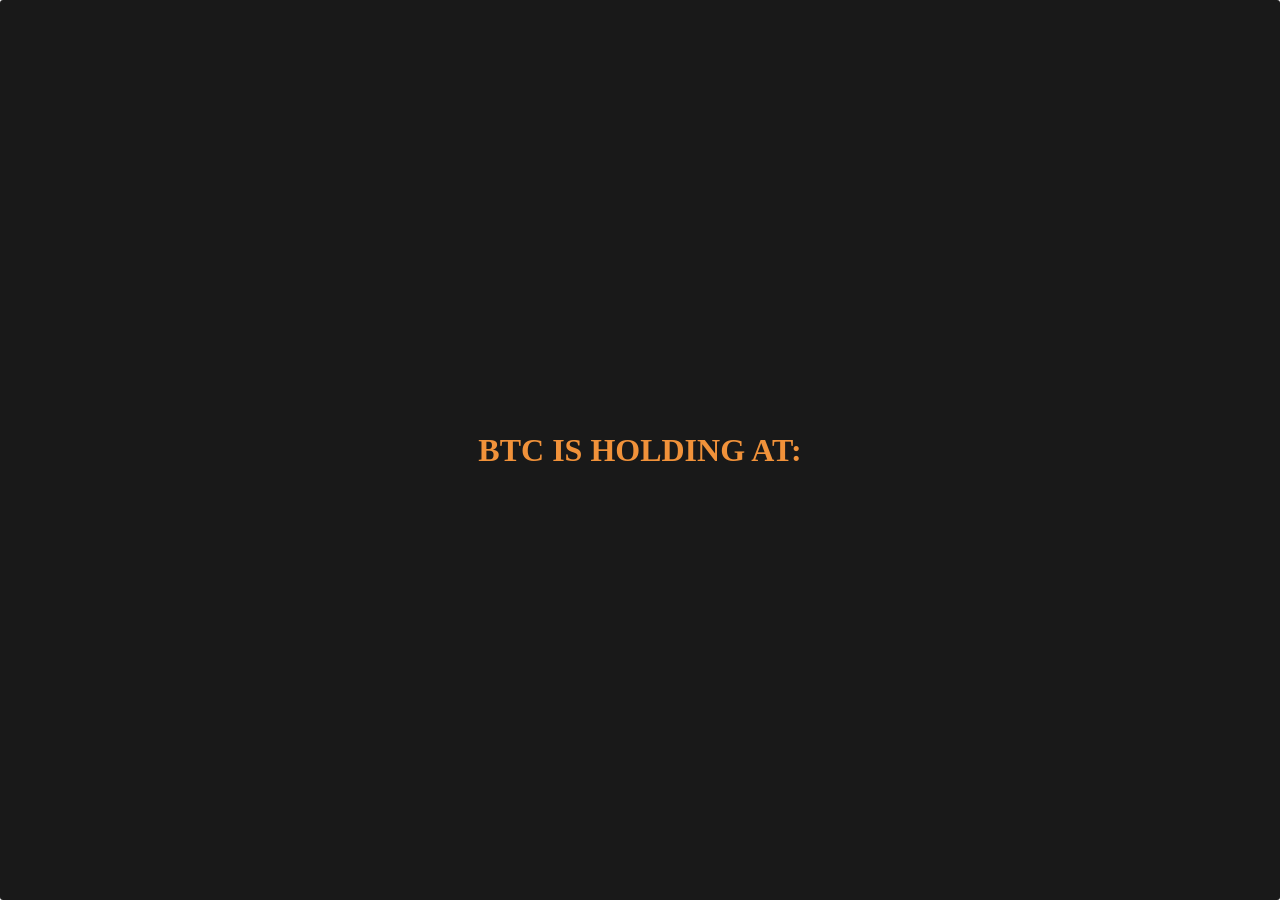
<file: classwork/bitcoin/index.html>
<!DOCTYPE html>
<html>
<head>
  <title>Bitcoin</title>
  <link rel="stylesheet" href="styles.css">
</head>
<body>
  <div class="container">
    <h1>BTC is HOLDING at:</h1>
    <h1 id="btc-value"></h1>
  </div>

  <script src="https://code.jquery.com/jquery-3.3.1.min.js"></script>
  <script src="app.js"></script>
</body>
</html>
</file>
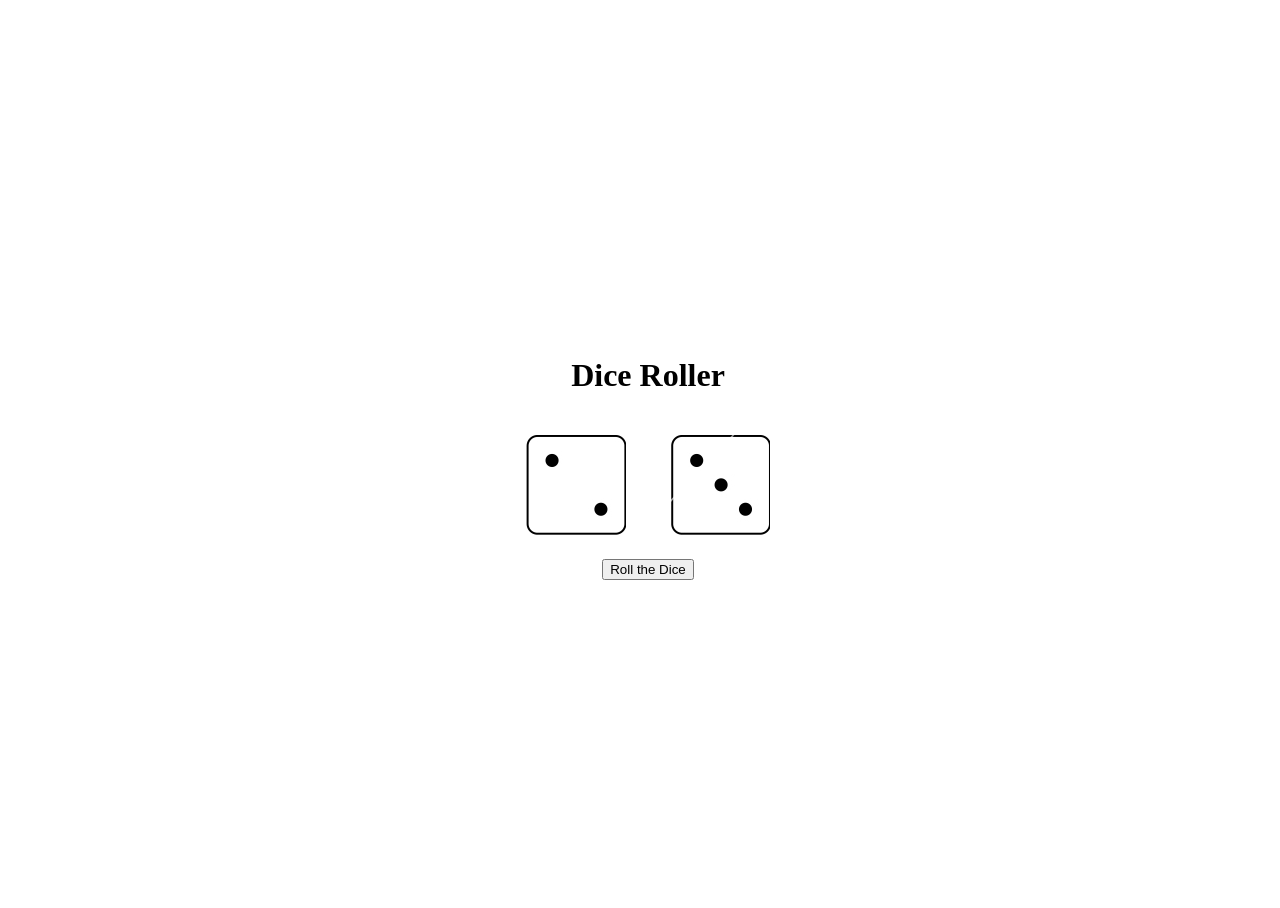
<file: classwork/dice/index.html>
<!DOCTYPE html>
<head>
  <title>Dice Roller</title>
  <link rel="stylesheet" href="css/style.css">
</head>
<body>
  <div class="container">
    <h1>Dice Roller</h1>
    <div>
      <div id="first-die" class="dice-2"></div>
      <div id="second-die" class="dice-3"></div>
    </div>
    <input id="roll-dice" type="button" value="Roll the Dice">
  </div><!-- #container -->
  <script type="text/javascript" src="js/app.js"></script>
</body>
</html>
</file>
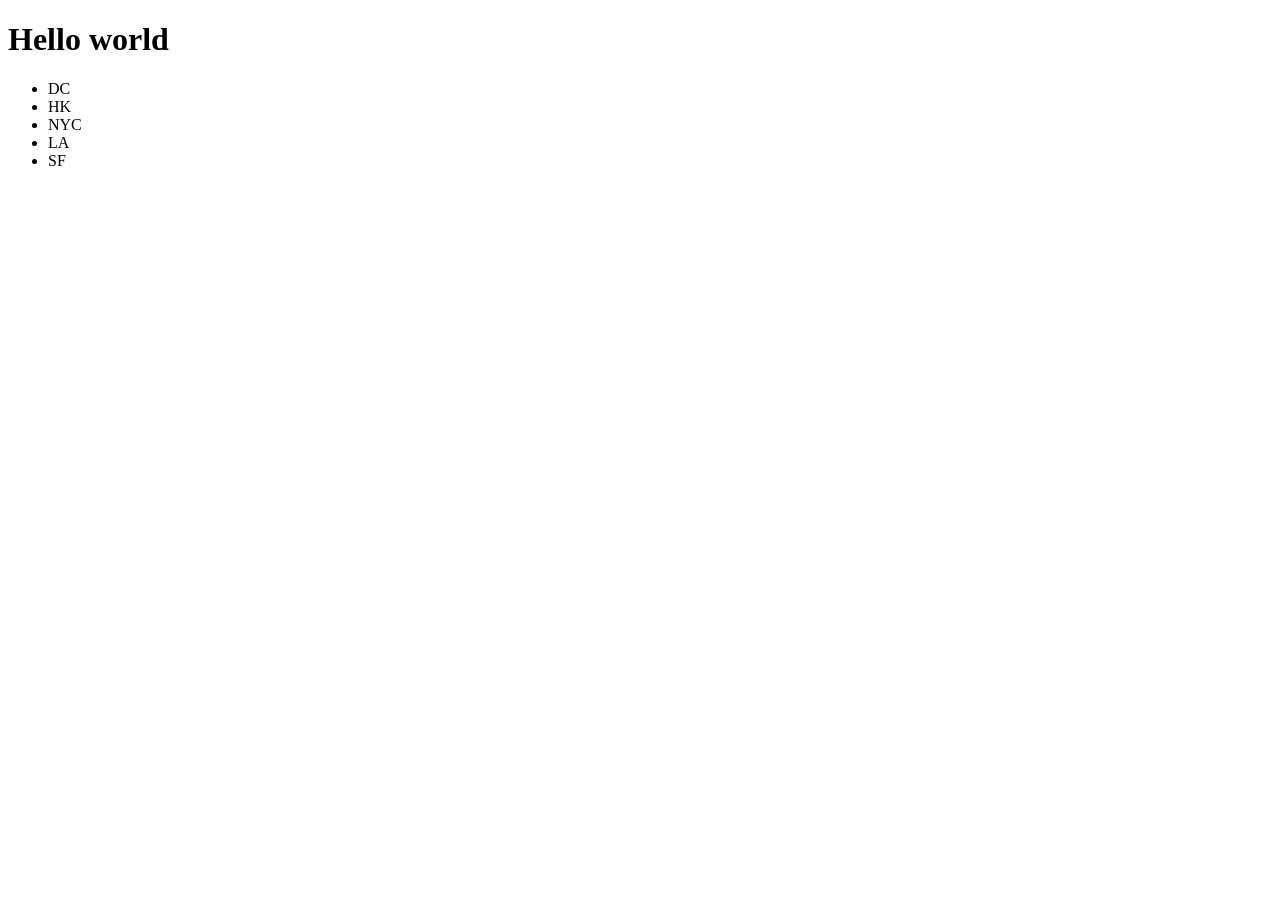
<file: classwork/dom_intro/index.html>
<!DOCTYPE html>
<html>
<head></head>
<body>
  <h1 id="title">Hello world</h1>
	<ul id="ga-campuses">
    	<li>DC</li>
    	<li>HK</li>
    	<li>NYC</li>
    	<li>LA</li>
    	<li>SF</li>
  	</ul>

  <script type="text/javascript" src="app.js"></script>

</body>
</html>
</file>
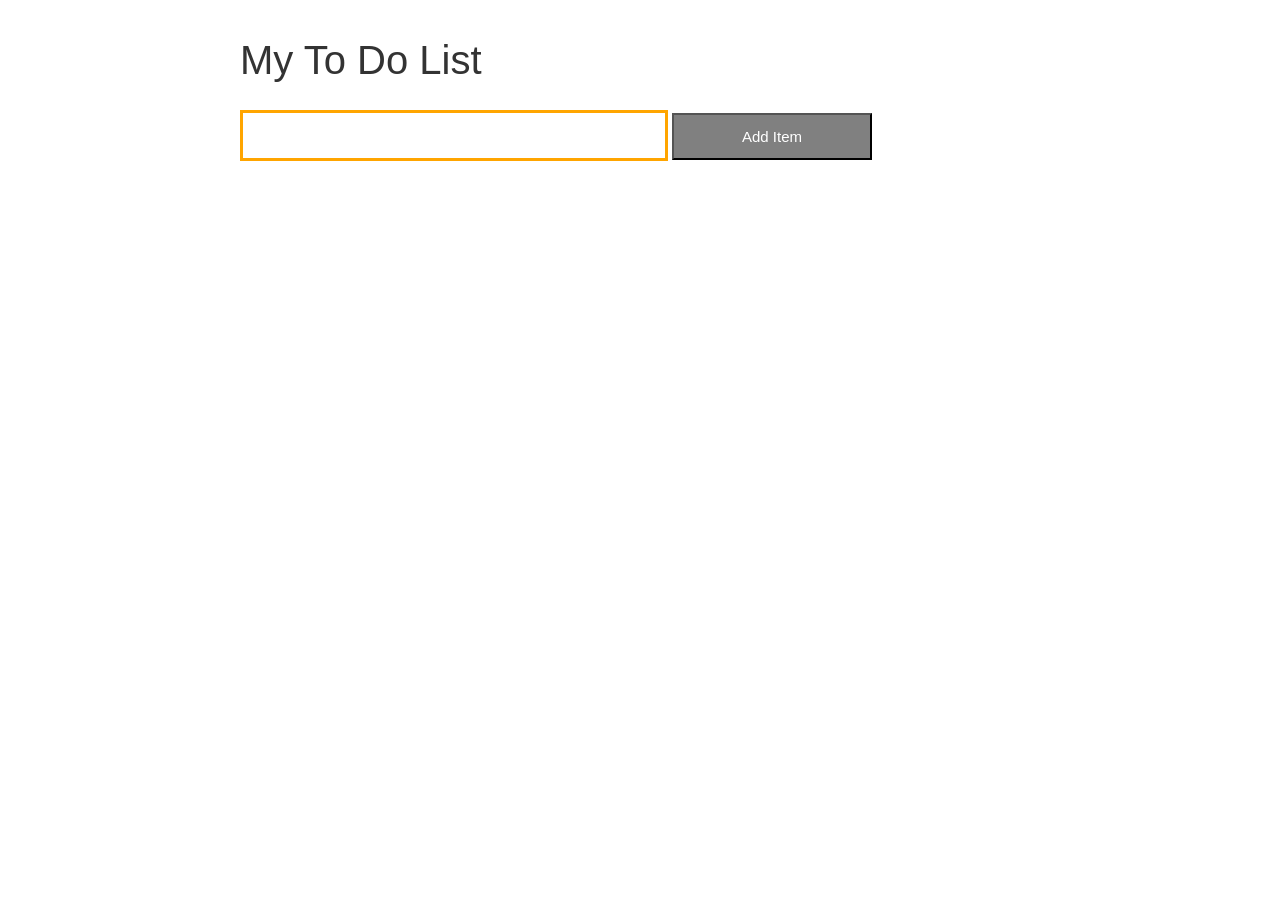
<file: classwork/list_maker/index.html>
<!DOCTYPE html>
<html>
	<head>
		<title>List Maker</title>

		<link rel="stylesheet" type="text/css" href="http://fonts.googleapis.com/css?family=Sue+Ellen+Francisco">
		<link rel="stylesheet" type="text/css" href="css/reset.css">
		<link rel="stylesheet" type="text/css" href="css/style.css">
	</head>

	<body>
		<div id="wrapper">
			<h1>My To Do List</h1>

			<input type="text" id="new-item">

			<button id="add-item">Add Item</button>

			<ul id="list">
			</ul>
		</div>

		<script type="text/javascript" src="js/jquery-1.10.2.min.js"></script>
		<script type="text/javascript" src="js/app.js"></script>
	</body>
</html>
</file>
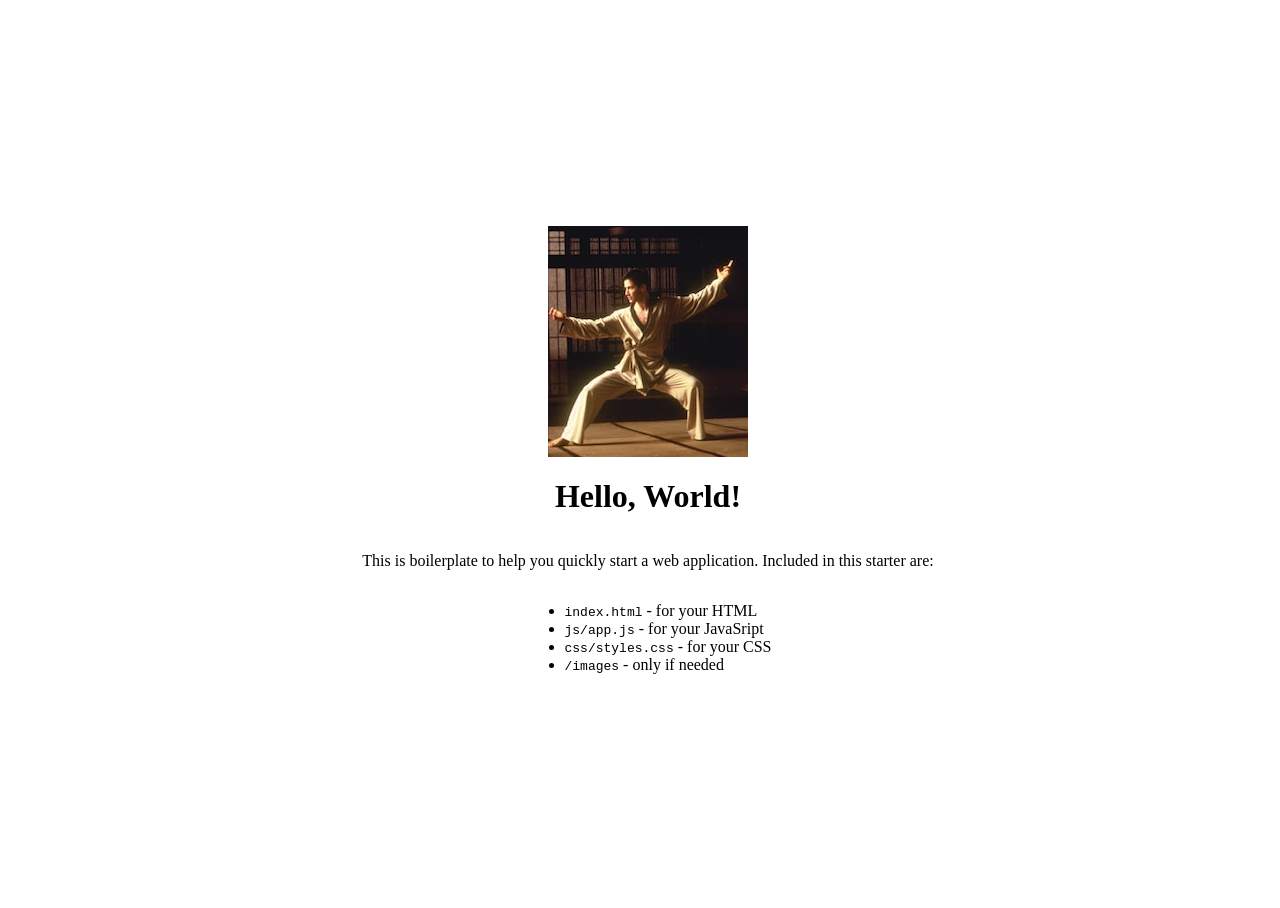
<file: classwork/website_starter/index.html>
<!DOCTYPE html>
<html lang="en">
<head>
  <meta charset="UTF-8">
  <title>Website Starter</title>
  <!--
    This link tag is responsible for bringing CSS files into the HTML

    Take note of the tag's placement: it is in between the <head>...</head> tags
  -->
  <link rel="stylesheet" href="css/styles.css">
</head>
<body>
  <div class="container">
    <img src="images/keanu-reeves-knows-kung-fu.jpg" alt="Keanu Reeves Knows Kung Fu">
    <h1>Hello, World!</h1>
    <p>
      This is boilerplate to help you quickly start a web application. Included in this starter are:
    </p>
    <ul>
      <li><code>index.html</code> - for your HTML</li>
      <li><code>js/app.js</code> - for your JavaSript</li>
      <li><code>css/styles.css</code> - for your CSS</li>
      <li><code>/images</code> - only if needed</li>
    </ul>
  </div>

  <!--
    This script tag is responsible for bringing JavaScript files into the HTML

    Take note of the tag's placement: it follows all the other HTML tags in the <body>

    Make sure to load additional JavaScript (files, libraries, etc.) in this same location
  -->
  <script src="js/app.js"></script>
</body>
</html>
</file>
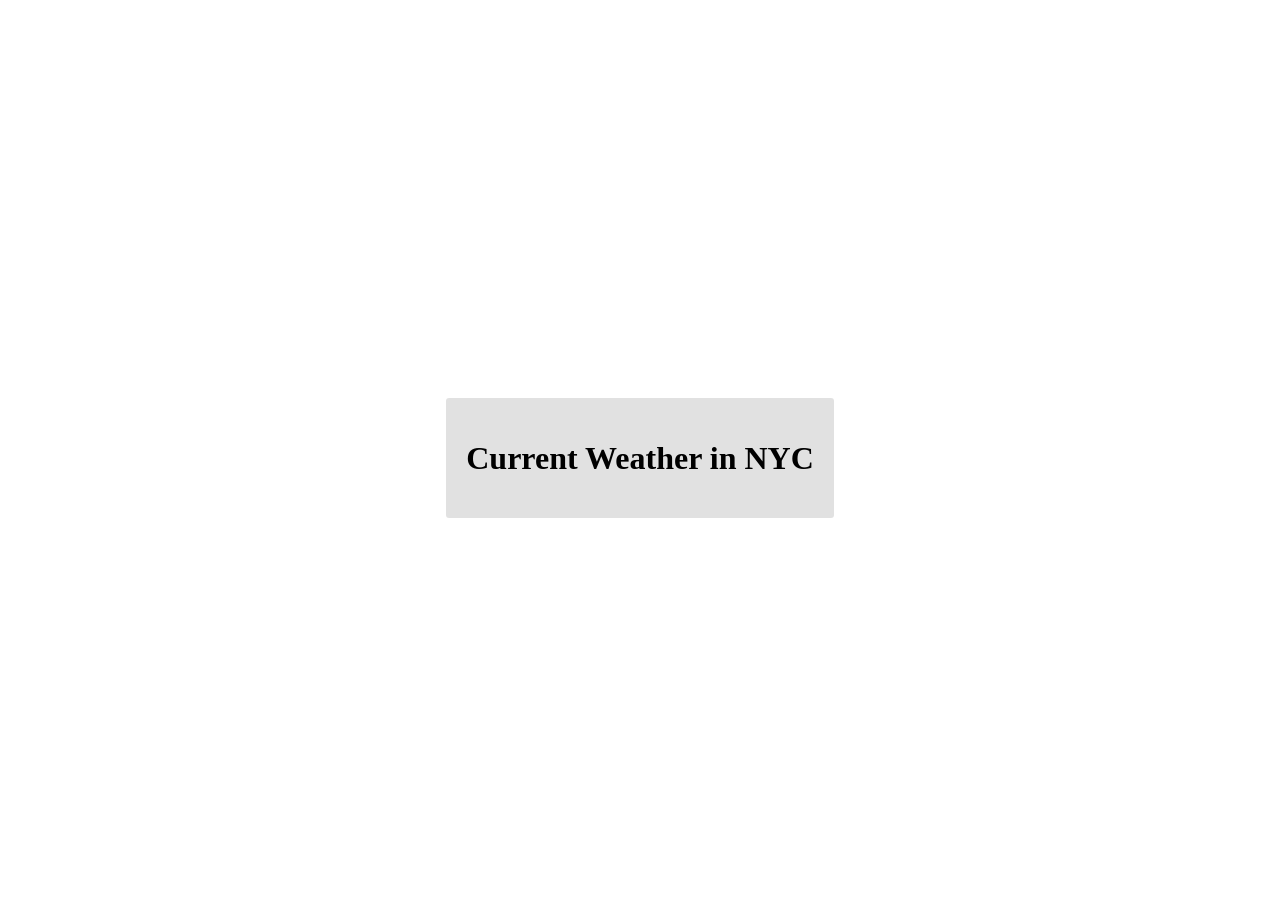
<file: homework/open_weather_map/index.html>
<!DOCTYPE html>
<html>
<head>
  	<title>Open Weather Map</title>
	<link rel="stylesheet" href="style.css">
</head>
<body>
	<div class="container">
		<h1>Current Weather in NYC</h1>
		<div id="nyc-weather"></div>
	</div>

	<script src="https://ajax.googleapis.com/ajax/libs/jquery/1.11.3/jquery.min.js"></script>
	<script src="main.js"></script>
</body>
</html>
</file>
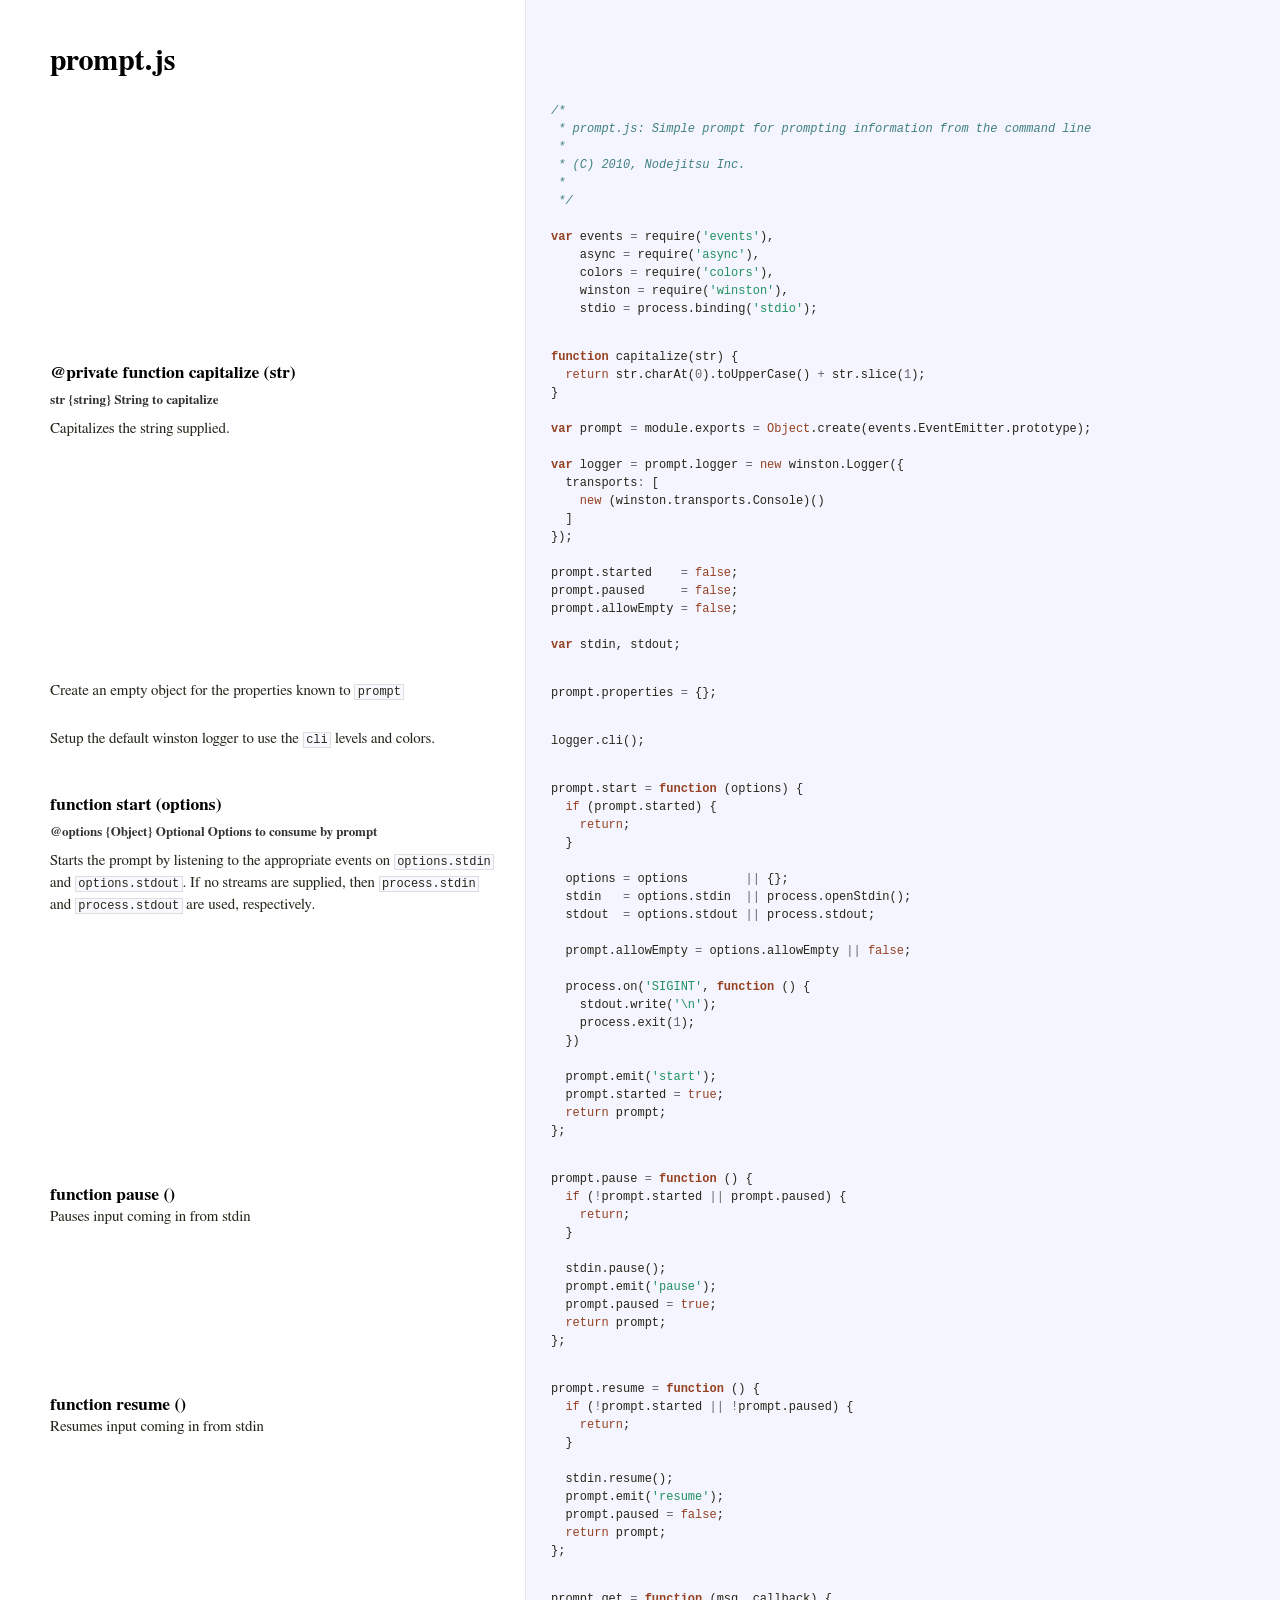
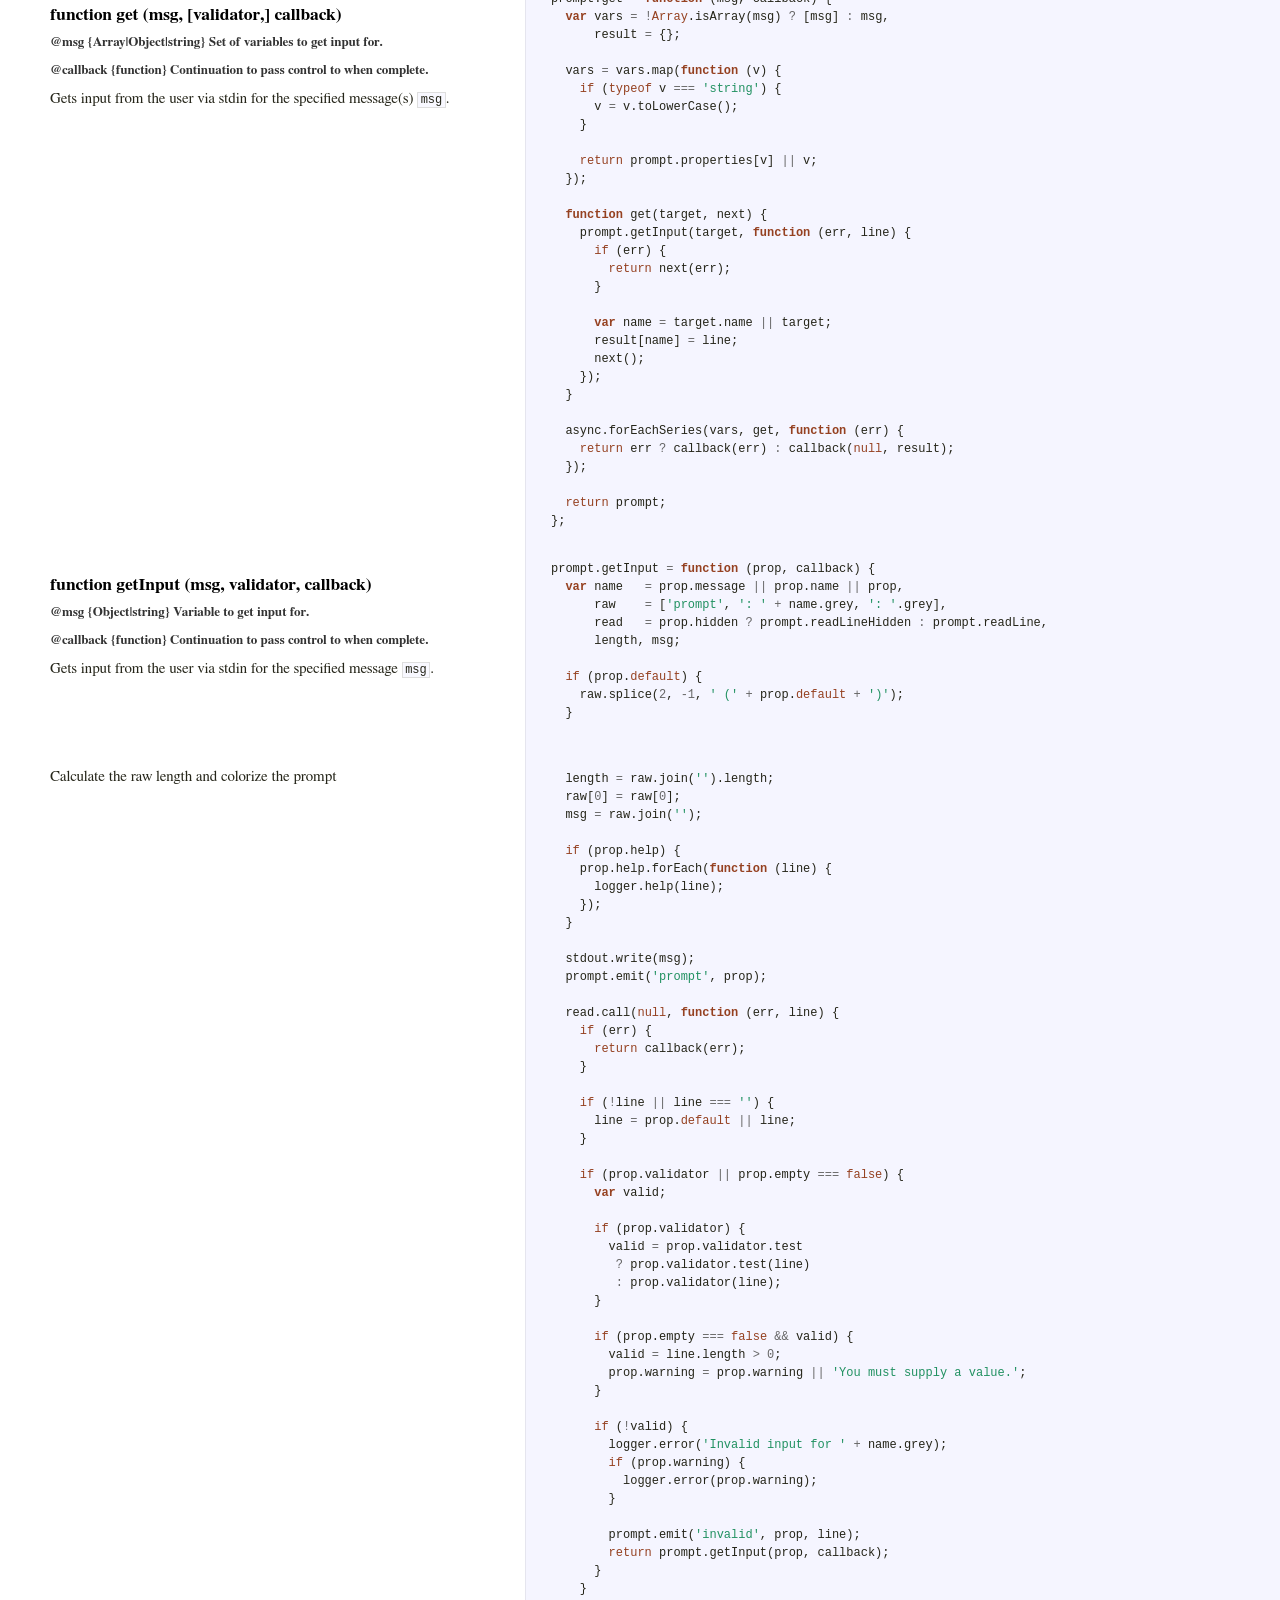
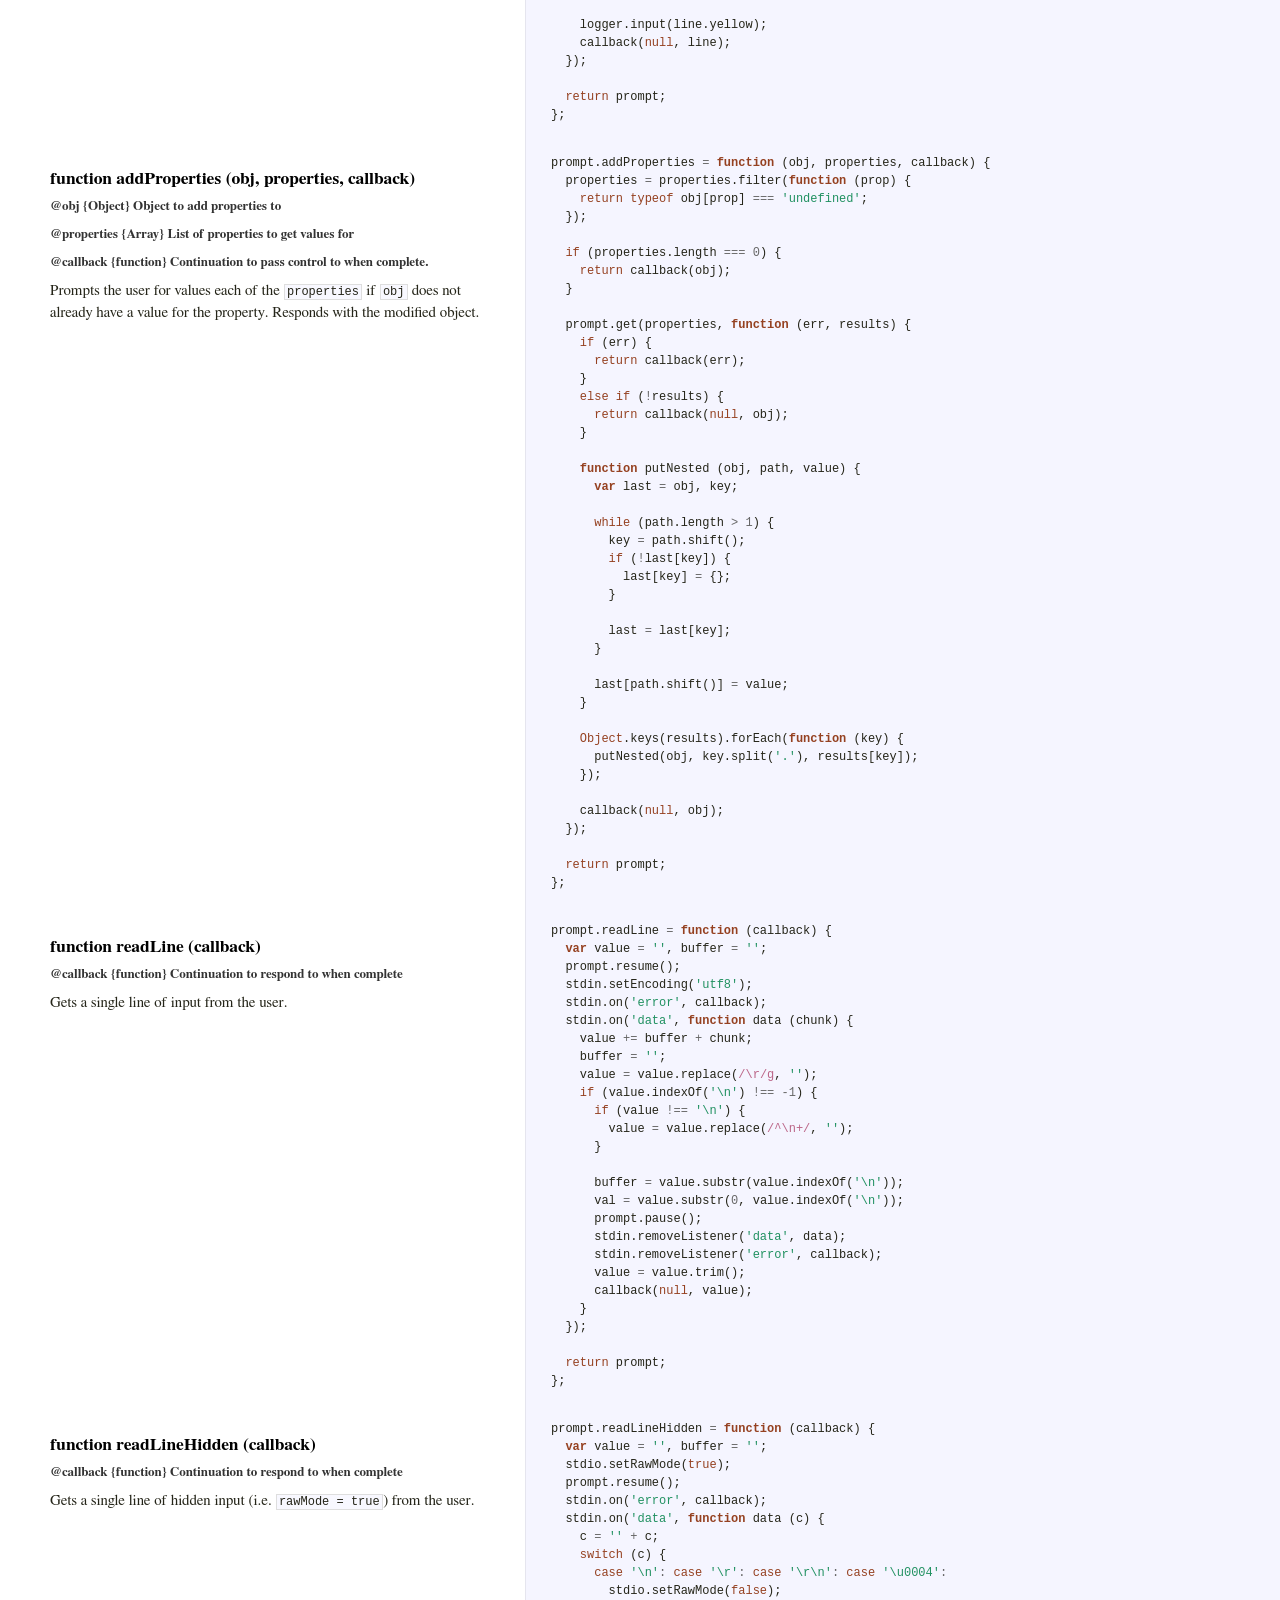
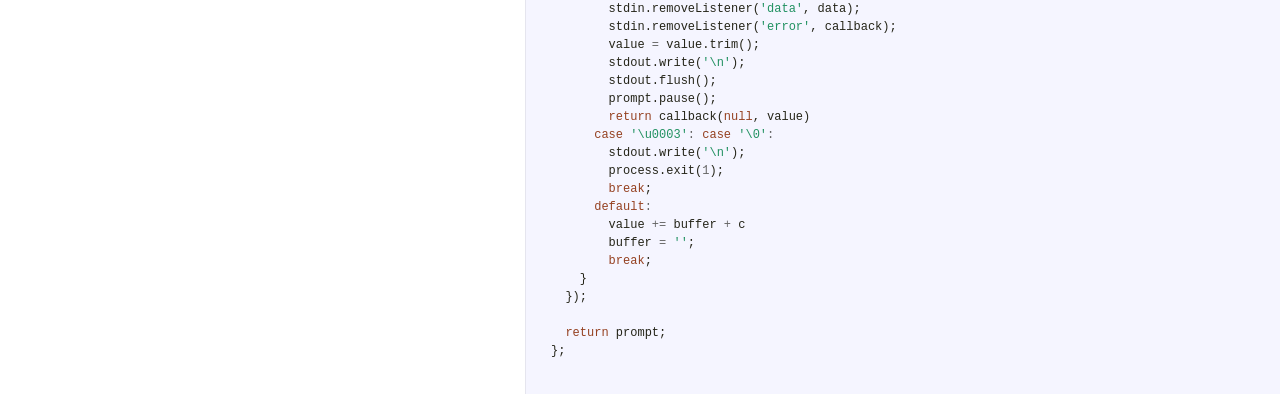
<file: homework/rock_paper_scissors/node_modules/prompt/docs/prompt.html>
<!DOCTYPE html>  <html> <head>   <title>prompt.js</title>   <meta http-equiv="content-type" content="text/html; charset=UTF-8">   <link rel="stylesheet" media="all" href="docco.css" /> </head> <body>   <div id="container">     <div id="background"></div>          <table cellpadding="0" cellspacing="0">       <thead>         <tr>           <th class="docs">             <h1>               prompt.js             </h1>           </th>           <th class="code">           </th>         </tr>       </thead>       <tbody>                               <tr id="section-1">             <td class="docs">               <div class="pilwrap">                 <a class="pilcrow" href="#section-1">&#182;</a>               </div>                            </td>             <td class="code">               <div class="highlight"><pre><span class="cm">/*</span>
<span class="cm"> * prompt.js: Simple prompt for prompting information from the command line </span>
<span class="cm"> *</span>
<span class="cm"> * (C) 2010, Nodejitsu Inc.</span>
<span class="cm"> *</span>
<span class="cm"> */</span>

<span class="kd">var</span> <span class="nx">events</span> <span class="o">=</span> <span class="nx">require</span><span class="p">(</span><span class="s1">&#39;events&#39;</span><span class="p">),</span>
    <span class="nx">async</span> <span class="o">=</span> <span class="nx">require</span><span class="p">(</span><span class="s1">&#39;async&#39;</span><span class="p">),</span>
    <span class="nx">colors</span> <span class="o">=</span> <span class="nx">require</span><span class="p">(</span><span class="s1">&#39;colors&#39;</span><span class="p">),</span>
    <span class="nx">winston</span> <span class="o">=</span> <span class="nx">require</span><span class="p">(</span><span class="s1">&#39;winston&#39;</span><span class="p">),</span>
    <span class="nx">stdio</span> <span class="o">=</span> <span class="nx">process</span><span class="p">.</span><span class="nx">binding</span><span class="p">(</span><span class="s1">&#39;stdio&#39;</span><span class="p">);</span></pre></div>             </td>           </tr>                               <tr id="section-2">             <td class="docs">               <div class="pilwrap">                 <a class="pilcrow" href="#section-2">&#182;</a>               </div>               <h3>@private function capitalize (str)</h3>

<h4>str {string} String to capitalize</h4>

<p>Capitalizes the string supplied.</p>             </td>             <td class="code">               <div class="highlight"><pre><span class="kd">function</span> <span class="nx">capitalize</span><span class="p">(</span><span class="nx">str</span><span class="p">)</span> <span class="p">{</span>
  <span class="k">return</span> <span class="nx">str</span><span class="p">.</span><span class="nx">charAt</span><span class="p">(</span><span class="mi">0</span><span class="p">).</span><span class="nx">toUpperCase</span><span class="p">()</span> <span class="o">+</span> <span class="nx">str</span><span class="p">.</span><span class="nx">slice</span><span class="p">(</span><span class="mi">1</span><span class="p">);</span>
<span class="p">}</span>

<span class="kd">var</span> <span class="nx">prompt</span> <span class="o">=</span> <span class="nx">module</span><span class="p">.</span><span class="nx">exports</span> <span class="o">=</span> <span class="nb">Object</span><span class="p">.</span><span class="nx">create</span><span class="p">(</span><span class="nx">events</span><span class="p">.</span><span class="nx">EventEmitter</span><span class="p">.</span><span class="nx">prototype</span><span class="p">);</span>

<span class="kd">var</span> <span class="nx">logger</span> <span class="o">=</span> <span class="nx">prompt</span><span class="p">.</span><span class="nx">logger</span> <span class="o">=</span> <span class="k">new</span> <span class="nx">winston</span><span class="p">.</span><span class="nx">Logger</span><span class="p">({</span>
  <span class="nx">transports</span><span class="o">:</span> <span class="p">[</span>
    <span class="k">new</span> <span class="p">(</span><span class="nx">winston</span><span class="p">.</span><span class="nx">transports</span><span class="p">.</span><span class="nx">Console</span><span class="p">)()</span>
  <span class="p">]</span>
<span class="p">});</span>
    
<span class="nx">prompt</span><span class="p">.</span><span class="nx">started</span>    <span class="o">=</span> <span class="kc">false</span><span class="p">;</span>
<span class="nx">prompt</span><span class="p">.</span><span class="nx">paused</span>     <span class="o">=</span> <span class="kc">false</span><span class="p">;</span>
<span class="nx">prompt</span><span class="p">.</span><span class="nx">allowEmpty</span> <span class="o">=</span> <span class="kc">false</span><span class="p">;</span> 

<span class="kd">var</span> <span class="nx">stdin</span><span class="p">,</span> <span class="nx">stdout</span><span class="p">;</span></pre></div>             </td>           </tr>                               <tr id="section-3">             <td class="docs">               <div class="pilwrap">                 <a class="pilcrow" href="#section-3">&#182;</a>               </div>               <p>Create an empty object for the properties 
known to <code>prompt</code></p>             </td>             <td class="code">               <div class="highlight"><pre><span class="nx">prompt</span><span class="p">.</span><span class="nx">properties</span> <span class="o">=</span> <span class="p">{};</span></pre></div>             </td>           </tr>                               <tr id="section-4">             <td class="docs">               <div class="pilwrap">                 <a class="pilcrow" href="#section-4">&#182;</a>               </div>               <p>Setup the default winston logger to use 
the <code>cli</code> levels and colors.</p>             </td>             <td class="code">               <div class="highlight"><pre><span class="nx">logger</span><span class="p">.</span><span class="nx">cli</span><span class="p">();</span></pre></div>             </td>           </tr>                               <tr id="section-5">             <td class="docs">               <div class="pilwrap">                 <a class="pilcrow" href="#section-5">&#182;</a>               </div>               <h3>function start (options)</h3>

<h4>@options {Object} <strong>Optional</strong> Options to consume by prompt</h4>

<p>Starts the prompt by listening to the appropriate events on <code>options.stdin</code>
and <code>options.stdout</code>. If no streams are supplied, then <code>process.stdin</code> 
and <code>process.stdout</code> are used, respectively.</p>             </td>             <td class="code">               <div class="highlight"><pre><span class="nx">prompt</span><span class="p">.</span><span class="nx">start</span> <span class="o">=</span> <span class="kd">function</span> <span class="p">(</span><span class="nx">options</span><span class="p">)</span> <span class="p">{</span>
  <span class="k">if</span> <span class="p">(</span><span class="nx">prompt</span><span class="p">.</span><span class="nx">started</span><span class="p">)</span> <span class="p">{</span>
    <span class="k">return</span><span class="p">;</span>
  <span class="p">}</span>
  
  <span class="nx">options</span> <span class="o">=</span> <span class="nx">options</span>        <span class="o">||</span> <span class="p">{};</span>
  <span class="nx">stdin</span>   <span class="o">=</span> <span class="nx">options</span><span class="p">.</span><span class="nx">stdin</span>  <span class="o">||</span> <span class="nx">process</span><span class="p">.</span><span class="nx">openStdin</span><span class="p">();</span>
  <span class="nx">stdout</span>  <span class="o">=</span> <span class="nx">options</span><span class="p">.</span><span class="nx">stdout</span> <span class="o">||</span> <span class="nx">process</span><span class="p">.</span><span class="nx">stdout</span><span class="p">;</span>
  
  <span class="nx">prompt</span><span class="p">.</span><span class="nx">allowEmpty</span> <span class="o">=</span> <span class="nx">options</span><span class="p">.</span><span class="nx">allowEmpty</span> <span class="o">||</span> <span class="kc">false</span><span class="p">;</span>
  
  <span class="nx">process</span><span class="p">.</span><span class="nx">on</span><span class="p">(</span><span class="s1">&#39;SIGINT&#39;</span><span class="p">,</span> <span class="kd">function</span> <span class="p">()</span> <span class="p">{</span>
    <span class="nx">stdout</span><span class="p">.</span><span class="nx">write</span><span class="p">(</span><span class="s1">&#39;\n&#39;</span><span class="p">);</span>
    <span class="nx">process</span><span class="p">.</span><span class="nx">exit</span><span class="p">(</span><span class="mi">1</span><span class="p">);</span>
  <span class="p">})</span>
  
  <span class="nx">prompt</span><span class="p">.</span><span class="nx">emit</span><span class="p">(</span><span class="s1">&#39;start&#39;</span><span class="p">);</span>
  <span class="nx">prompt</span><span class="p">.</span><span class="nx">started</span> <span class="o">=</span> <span class="kc">true</span><span class="p">;</span>
  <span class="k">return</span> <span class="nx">prompt</span><span class="p">;</span>
<span class="p">};</span></pre></div>             </td>           </tr>                               <tr id="section-6">             <td class="docs">               <div class="pilwrap">                 <a class="pilcrow" href="#section-6">&#182;</a>               </div>               <h3>function pause ()</h3>

<p>Pauses input coming in from stdin</p>             </td>             <td class="code">               <div class="highlight"><pre><span class="nx">prompt</span><span class="p">.</span><span class="nx">pause</span> <span class="o">=</span> <span class="kd">function</span> <span class="p">()</span> <span class="p">{</span>
  <span class="k">if</span> <span class="p">(</span><span class="o">!</span><span class="nx">prompt</span><span class="p">.</span><span class="nx">started</span> <span class="o">||</span> <span class="nx">prompt</span><span class="p">.</span><span class="nx">paused</span><span class="p">)</span> <span class="p">{</span>
    <span class="k">return</span><span class="p">;</span>
  <span class="p">}</span>
  
  <span class="nx">stdin</span><span class="p">.</span><span class="nx">pause</span><span class="p">();</span>
  <span class="nx">prompt</span><span class="p">.</span><span class="nx">emit</span><span class="p">(</span><span class="s1">&#39;pause&#39;</span><span class="p">);</span>
  <span class="nx">prompt</span><span class="p">.</span><span class="nx">paused</span> <span class="o">=</span> <span class="kc">true</span><span class="p">;</span>
  <span class="k">return</span> <span class="nx">prompt</span><span class="p">;</span>
<span class="p">};</span></pre></div>             </td>           </tr>                               <tr id="section-7">             <td class="docs">               <div class="pilwrap">                 <a class="pilcrow" href="#section-7">&#182;</a>               </div>               <h3>function resume ()</h3>

<p>Resumes input coming in from stdin </p>             </td>             <td class="code">               <div class="highlight"><pre><span class="nx">prompt</span><span class="p">.</span><span class="nx">resume</span> <span class="o">=</span> <span class="kd">function</span> <span class="p">()</span> <span class="p">{</span>
  <span class="k">if</span> <span class="p">(</span><span class="o">!</span><span class="nx">prompt</span><span class="p">.</span><span class="nx">started</span> <span class="o">||</span> <span class="o">!</span><span class="nx">prompt</span><span class="p">.</span><span class="nx">paused</span><span class="p">)</span> <span class="p">{</span>
    <span class="k">return</span><span class="p">;</span>
  <span class="p">}</span>
  
  <span class="nx">stdin</span><span class="p">.</span><span class="nx">resume</span><span class="p">();</span>
  <span class="nx">prompt</span><span class="p">.</span><span class="nx">emit</span><span class="p">(</span><span class="s1">&#39;resume&#39;</span><span class="p">);</span>
  <span class="nx">prompt</span><span class="p">.</span><span class="nx">paused</span> <span class="o">=</span> <span class="kc">false</span><span class="p">;</span>
  <span class="k">return</span> <span class="nx">prompt</span><span class="p">;</span>
<span class="p">};</span></pre></div>             </td>           </tr>                               <tr id="section-8">             <td class="docs">               <div class="pilwrap">                 <a class="pilcrow" href="#section-8">&#182;</a>               </div>               <h3>function get (msg, [validator,] callback)</h3>

<h4>@msg {Array|Object|string} Set of variables to get input for.</h4>

<h4>@callback {function} Continuation to pass control to when complete.</h4>

<p>Gets input from the user via stdin for the specified message(s) <code>msg</code>.</p>             </td>             <td class="code">               <div class="highlight"><pre><span class="nx">prompt</span><span class="p">.</span><span class="nx">get</span> <span class="o">=</span> <span class="kd">function</span> <span class="p">(</span><span class="nx">msg</span><span class="p">,</span> <span class="nx">callback</span><span class="p">)</span> <span class="p">{</span>
  <span class="kd">var</span> <span class="nx">vars</span> <span class="o">=</span> <span class="o">!</span><span class="nb">Array</span><span class="p">.</span><span class="nx">isArray</span><span class="p">(</span><span class="nx">msg</span><span class="p">)</span> <span class="o">?</span> <span class="p">[</span><span class="nx">msg</span><span class="p">]</span> <span class="o">:</span> <span class="nx">msg</span><span class="p">,</span>
      <span class="nx">result</span> <span class="o">=</span> <span class="p">{};</span>
  
  <span class="nx">vars</span> <span class="o">=</span> <span class="nx">vars</span><span class="p">.</span><span class="nx">map</span><span class="p">(</span><span class="kd">function</span> <span class="p">(</span><span class="nx">v</span><span class="p">)</span> <span class="p">{</span>
    <span class="k">if</span> <span class="p">(</span><span class="k">typeof</span> <span class="nx">v</span> <span class="o">===</span> <span class="s1">&#39;string&#39;</span><span class="p">)</span> <span class="p">{</span>
      <span class="nx">v</span> <span class="o">=</span> <span class="nx">v</span><span class="p">.</span><span class="nx">toLowerCase</span><span class="p">();</span>
    <span class="p">}</span>
    
    <span class="k">return</span> <span class="nx">prompt</span><span class="p">.</span><span class="nx">properties</span><span class="p">[</span><span class="nx">v</span><span class="p">]</span> <span class="o">||</span> <span class="nx">v</span><span class="p">;</span>
  <span class="p">});</span>
  
  <span class="kd">function</span> <span class="nx">get</span><span class="p">(</span><span class="nx">target</span><span class="p">,</span> <span class="nx">next</span><span class="p">)</span> <span class="p">{</span>
    <span class="nx">prompt</span><span class="p">.</span><span class="nx">getInput</span><span class="p">(</span><span class="nx">target</span><span class="p">,</span> <span class="kd">function</span> <span class="p">(</span><span class="nx">err</span><span class="p">,</span> <span class="nx">line</span><span class="p">)</span> <span class="p">{</span>
      <span class="k">if</span> <span class="p">(</span><span class="nx">err</span><span class="p">)</span> <span class="p">{</span>
        <span class="k">return</span> <span class="nx">next</span><span class="p">(</span><span class="nx">err</span><span class="p">);</span>
      <span class="p">}</span>
      
      <span class="kd">var</span> <span class="nx">name</span> <span class="o">=</span> <span class="nx">target</span><span class="p">.</span><span class="nx">name</span> <span class="o">||</span> <span class="nx">target</span><span class="p">;</span>
      <span class="nx">result</span><span class="p">[</span><span class="nx">name</span><span class="p">]</span> <span class="o">=</span> <span class="nx">line</span><span class="p">;</span>
      <span class="nx">next</span><span class="p">();</span>
    <span class="p">});</span>
  <span class="p">}</span>
  
  <span class="nx">async</span><span class="p">.</span><span class="nx">forEachSeries</span><span class="p">(</span><span class="nx">vars</span><span class="p">,</span> <span class="nx">get</span><span class="p">,</span> <span class="kd">function</span> <span class="p">(</span><span class="nx">err</span><span class="p">)</span> <span class="p">{</span>
    <span class="k">return</span> <span class="nx">err</span> <span class="o">?</span> <span class="nx">callback</span><span class="p">(</span><span class="nx">err</span><span class="p">)</span> <span class="o">:</span> <span class="nx">callback</span><span class="p">(</span><span class="kc">null</span><span class="p">,</span> <span class="nx">result</span><span class="p">);</span>
  <span class="p">});</span>
  
  <span class="k">return</span> <span class="nx">prompt</span><span class="p">;</span>
<span class="p">};</span></pre></div>             </td>           </tr>                               <tr id="section-9">             <td class="docs">               <div class="pilwrap">                 <a class="pilcrow" href="#section-9">&#182;</a>               </div>               <h3>function getInput (msg, validator, callback)</h3>

<h4>@msg {Object|string} Variable to get input for.</h4>

<h4>@callback {function} Continuation to pass control to when complete.</h4>

<p>Gets input from the user via stdin for the specified message <code>msg</code>.</p>             </td>             <td class="code">               <div class="highlight"><pre><span class="nx">prompt</span><span class="p">.</span><span class="nx">getInput</span> <span class="o">=</span> <span class="kd">function</span> <span class="p">(</span><span class="nx">prop</span><span class="p">,</span> <span class="nx">callback</span><span class="p">)</span> <span class="p">{</span>
  <span class="kd">var</span> <span class="nx">name</span>   <span class="o">=</span> <span class="nx">prop</span><span class="p">.</span><span class="nx">message</span> <span class="o">||</span> <span class="nx">prop</span><span class="p">.</span><span class="nx">name</span> <span class="o">||</span> <span class="nx">prop</span><span class="p">,</span>
      <span class="nx">raw</span>    <span class="o">=</span> <span class="p">[</span><span class="s1">&#39;prompt&#39;</span><span class="p">,</span> <span class="s1">&#39;: &#39;</span> <span class="o">+</span> <span class="nx">name</span><span class="p">.</span><span class="nx">grey</span><span class="p">,</span> <span class="s1">&#39;: &#39;</span><span class="p">.</span><span class="nx">grey</span><span class="p">],</span>
      <span class="nx">read</span>   <span class="o">=</span> <span class="nx">prop</span><span class="p">.</span><span class="nx">hidden</span> <span class="o">?</span> <span class="nx">prompt</span><span class="p">.</span><span class="nx">readLineHidden</span> <span class="o">:</span> <span class="nx">prompt</span><span class="p">.</span><span class="nx">readLine</span><span class="p">,</span>
      <span class="nx">length</span><span class="p">,</span> <span class="nx">msg</span><span class="p">;</span>
  
  <span class="k">if</span> <span class="p">(</span><span class="nx">prop</span><span class="p">.</span><span class="k">default</span><span class="p">)</span> <span class="p">{</span>
    <span class="nx">raw</span><span class="p">.</span><span class="nx">splice</span><span class="p">(</span><span class="mi">2</span><span class="p">,</span> <span class="o">-</span><span class="mi">1</span><span class="p">,</span> <span class="s1">&#39; (&#39;</span> <span class="o">+</span> <span class="nx">prop</span><span class="p">.</span><span class="k">default</span> <span class="o">+</span> <span class="s1">&#39;)&#39;</span><span class="p">);</span>
  <span class="p">}</span>
  </pre></div>             </td>           </tr>                               <tr id="section-10">             <td class="docs">               <div class="pilwrap">                 <a class="pilcrow" href="#section-10">&#182;</a>               </div>               <p>Calculate the raw length and colorize the prompt</p>             </td>             <td class="code">               <div class="highlight"><pre>  <span class="nx">length</span> <span class="o">=</span> <span class="nx">raw</span><span class="p">.</span><span class="nx">join</span><span class="p">(</span><span class="s1">&#39;&#39;</span><span class="p">).</span><span class="nx">length</span><span class="p">;</span>
  <span class="nx">raw</span><span class="p">[</span><span class="mi">0</span><span class="p">]</span> <span class="o">=</span> <span class="nx">raw</span><span class="p">[</span><span class="mi">0</span><span class="p">];</span>
  <span class="nx">msg</span> <span class="o">=</span> <span class="nx">raw</span><span class="p">.</span><span class="nx">join</span><span class="p">(</span><span class="s1">&#39;&#39;</span><span class="p">);</span>
  
  <span class="k">if</span> <span class="p">(</span><span class="nx">prop</span><span class="p">.</span><span class="nx">help</span><span class="p">)</span> <span class="p">{</span>
    <span class="nx">prop</span><span class="p">.</span><span class="nx">help</span><span class="p">.</span><span class="nx">forEach</span><span class="p">(</span><span class="kd">function</span> <span class="p">(</span><span class="nx">line</span><span class="p">)</span> <span class="p">{</span>
      <span class="nx">logger</span><span class="p">.</span><span class="nx">help</span><span class="p">(</span><span class="nx">line</span><span class="p">);</span>
    <span class="p">});</span>
  <span class="p">}</span>
  
  <span class="nx">stdout</span><span class="p">.</span><span class="nx">write</span><span class="p">(</span><span class="nx">msg</span><span class="p">);</span> 
  <span class="nx">prompt</span><span class="p">.</span><span class="nx">emit</span><span class="p">(</span><span class="s1">&#39;prompt&#39;</span><span class="p">,</span> <span class="nx">prop</span><span class="p">);</span>
  
  <span class="nx">read</span><span class="p">.</span><span class="nx">call</span><span class="p">(</span><span class="kc">null</span><span class="p">,</span> <span class="kd">function</span> <span class="p">(</span><span class="nx">err</span><span class="p">,</span> <span class="nx">line</span><span class="p">)</span> <span class="p">{</span>
    <span class="k">if</span> <span class="p">(</span><span class="nx">err</span><span class="p">)</span> <span class="p">{</span>
      <span class="k">return</span> <span class="nx">callback</span><span class="p">(</span><span class="nx">err</span><span class="p">);</span>
    <span class="p">}</span>
  
    <span class="k">if</span> <span class="p">(</span><span class="o">!</span><span class="nx">line</span> <span class="o">||</span> <span class="nx">line</span> <span class="o">===</span> <span class="s1">&#39;&#39;</span><span class="p">)</span> <span class="p">{</span>
      <span class="nx">line</span> <span class="o">=</span> <span class="nx">prop</span><span class="p">.</span><span class="k">default</span> <span class="o">||</span> <span class="nx">line</span><span class="p">;</span>
    <span class="p">}</span>
    
    <span class="k">if</span> <span class="p">(</span><span class="nx">prop</span><span class="p">.</span><span class="nx">validator</span> <span class="o">||</span> <span class="nx">prop</span><span class="p">.</span><span class="nx">empty</span> <span class="o">===</span> <span class="kc">false</span><span class="p">)</span> <span class="p">{</span>
      <span class="kd">var</span> <span class="nx">valid</span><span class="p">;</span>
      
      <span class="k">if</span> <span class="p">(</span><span class="nx">prop</span><span class="p">.</span><span class="nx">validator</span><span class="p">)</span> <span class="p">{</span>
        <span class="nx">valid</span> <span class="o">=</span> <span class="nx">prop</span><span class="p">.</span><span class="nx">validator</span><span class="p">.</span><span class="nx">test</span> 
         <span class="o">?</span> <span class="nx">prop</span><span class="p">.</span><span class="nx">validator</span><span class="p">.</span><span class="nx">test</span><span class="p">(</span><span class="nx">line</span><span class="p">)</span>
         <span class="o">:</span> <span class="nx">prop</span><span class="p">.</span><span class="nx">validator</span><span class="p">(</span><span class="nx">line</span><span class="p">);</span>
      <span class="p">}</span>
      
      <span class="k">if</span> <span class="p">(</span><span class="nx">prop</span><span class="p">.</span><span class="nx">empty</span> <span class="o">===</span> <span class="kc">false</span> <span class="o">&amp;&amp;</span> <span class="nx">valid</span><span class="p">)</span> <span class="p">{</span>
        <span class="nx">valid</span> <span class="o">=</span> <span class="nx">line</span><span class="p">.</span><span class="nx">length</span> <span class="o">&gt;</span> <span class="mi">0</span><span class="p">;</span>
        <span class="nx">prop</span><span class="p">.</span><span class="nx">warning</span> <span class="o">=</span> <span class="nx">prop</span><span class="p">.</span><span class="nx">warning</span> <span class="o">||</span> <span class="s1">&#39;You must supply a value.&#39;</span><span class="p">;</span>
      <span class="p">}</span>
      
      <span class="k">if</span> <span class="p">(</span><span class="o">!</span><span class="nx">valid</span><span class="p">)</span> <span class="p">{</span>
        <span class="nx">logger</span><span class="p">.</span><span class="nx">error</span><span class="p">(</span><span class="s1">&#39;Invalid input for &#39;</span> <span class="o">+</span> <span class="nx">name</span><span class="p">.</span><span class="nx">grey</span><span class="p">);</span>
        <span class="k">if</span> <span class="p">(</span><span class="nx">prop</span><span class="p">.</span><span class="nx">warning</span><span class="p">)</span> <span class="p">{</span>
          <span class="nx">logger</span><span class="p">.</span><span class="nx">error</span><span class="p">(</span><span class="nx">prop</span><span class="p">.</span><span class="nx">warning</span><span class="p">);</span>
        <span class="p">}</span>
        
        <span class="nx">prompt</span><span class="p">.</span><span class="nx">emit</span><span class="p">(</span><span class="s1">&#39;invalid&#39;</span><span class="p">,</span> <span class="nx">prop</span><span class="p">,</span> <span class="nx">line</span><span class="p">);</span>
        <span class="k">return</span> <span class="nx">prompt</span><span class="p">.</span><span class="nx">getInput</span><span class="p">(</span><span class="nx">prop</span><span class="p">,</span> <span class="nx">callback</span><span class="p">);</span>
      <span class="p">}</span>
    <span class="p">}</span>
        
    <span class="nx">logger</span><span class="p">.</span><span class="nx">input</span><span class="p">(</span><span class="nx">line</span><span class="p">.</span><span class="nx">yellow</span><span class="p">);</span>
    <span class="nx">callback</span><span class="p">(</span><span class="kc">null</span><span class="p">,</span> <span class="nx">line</span><span class="p">);</span>
  <span class="p">});</span>

  <span class="k">return</span> <span class="nx">prompt</span><span class="p">;</span>
<span class="p">};</span></pre></div>             </td>           </tr>                               <tr id="section-11">             <td class="docs">               <div class="pilwrap">                 <a class="pilcrow" href="#section-11">&#182;</a>               </div>               <h3>function addProperties (obj, properties, callback)</h3>

<h4>@obj {Object} Object to add properties to</h4>

<h4>@properties {Array} List of properties to get values for</h4>

<h4>@callback {function} Continuation to pass control to when complete.</h4>

<p>Prompts the user for values each of the <code>properties</code> if <code>obj</code> does not already
have a value for the property. Responds with the modified object.  </p>             </td>             <td class="code">               <div class="highlight"><pre><span class="nx">prompt</span><span class="p">.</span><span class="nx">addProperties</span> <span class="o">=</span> <span class="kd">function</span> <span class="p">(</span><span class="nx">obj</span><span class="p">,</span> <span class="nx">properties</span><span class="p">,</span> <span class="nx">callback</span><span class="p">)</span> <span class="p">{</span>
  <span class="nx">properties</span> <span class="o">=</span> <span class="nx">properties</span><span class="p">.</span><span class="nx">filter</span><span class="p">(</span><span class="kd">function</span> <span class="p">(</span><span class="nx">prop</span><span class="p">)</span> <span class="p">{</span>
    <span class="k">return</span> <span class="k">typeof</span> <span class="nx">obj</span><span class="p">[</span><span class="nx">prop</span><span class="p">]</span> <span class="o">===</span> <span class="s1">&#39;undefined&#39;</span><span class="p">;</span>
  <span class="p">});</span>
  
  <span class="k">if</span> <span class="p">(</span><span class="nx">properties</span><span class="p">.</span><span class="nx">length</span> <span class="o">===</span> <span class="mi">0</span><span class="p">)</span> <span class="p">{</span>
    <span class="k">return</span> <span class="nx">callback</span><span class="p">(</span><span class="nx">obj</span><span class="p">);</span>
  <span class="p">}</span>
  
  <span class="nx">prompt</span><span class="p">.</span><span class="nx">get</span><span class="p">(</span><span class="nx">properties</span><span class="p">,</span> <span class="kd">function</span> <span class="p">(</span><span class="nx">err</span><span class="p">,</span> <span class="nx">results</span><span class="p">)</span> <span class="p">{</span>
    <span class="k">if</span> <span class="p">(</span><span class="nx">err</span><span class="p">)</span> <span class="p">{</span>
      <span class="k">return</span> <span class="nx">callback</span><span class="p">(</span><span class="nx">err</span><span class="p">);</span>
    <span class="p">}</span>
    <span class="k">else</span> <span class="k">if</span> <span class="p">(</span><span class="o">!</span><span class="nx">results</span><span class="p">)</span> <span class="p">{</span>
      <span class="k">return</span> <span class="nx">callback</span><span class="p">(</span><span class="kc">null</span><span class="p">,</span> <span class="nx">obj</span><span class="p">);</span>
    <span class="p">}</span>
    
    <span class="kd">function</span> <span class="nx">putNested</span> <span class="p">(</span><span class="nx">obj</span><span class="p">,</span> <span class="nx">path</span><span class="p">,</span> <span class="nx">value</span><span class="p">)</span> <span class="p">{</span>
      <span class="kd">var</span> <span class="nx">last</span> <span class="o">=</span> <span class="nx">obj</span><span class="p">,</span> <span class="nx">key</span><span class="p">;</span> 
      
      <span class="k">while</span> <span class="p">(</span><span class="nx">path</span><span class="p">.</span><span class="nx">length</span> <span class="o">&gt;</span> <span class="mi">1</span><span class="p">)</span> <span class="p">{</span>
        <span class="nx">key</span> <span class="o">=</span> <span class="nx">path</span><span class="p">.</span><span class="nx">shift</span><span class="p">();</span>
        <span class="k">if</span> <span class="p">(</span><span class="o">!</span><span class="nx">last</span><span class="p">[</span><span class="nx">key</span><span class="p">])</span> <span class="p">{</span>
          <span class="nx">last</span><span class="p">[</span><span class="nx">key</span><span class="p">]</span> <span class="o">=</span> <span class="p">{};</span>
        <span class="p">}</span>
        
        <span class="nx">last</span> <span class="o">=</span> <span class="nx">last</span><span class="p">[</span><span class="nx">key</span><span class="p">];</span>
      <span class="p">}</span>
      
      <span class="nx">last</span><span class="p">[</span><span class="nx">path</span><span class="p">.</span><span class="nx">shift</span><span class="p">()]</span> <span class="o">=</span> <span class="nx">value</span><span class="p">;</span>
    <span class="p">}</span>
    
    <span class="nb">Object</span><span class="p">.</span><span class="nx">keys</span><span class="p">(</span><span class="nx">results</span><span class="p">).</span><span class="nx">forEach</span><span class="p">(</span><span class="kd">function</span> <span class="p">(</span><span class="nx">key</span><span class="p">)</span> <span class="p">{</span>
      <span class="nx">putNested</span><span class="p">(</span><span class="nx">obj</span><span class="p">,</span> <span class="nx">key</span><span class="p">.</span><span class="nx">split</span><span class="p">(</span><span class="s1">&#39;.&#39;</span><span class="p">),</span> <span class="nx">results</span><span class="p">[</span><span class="nx">key</span><span class="p">]);</span>
    <span class="p">});</span>
    
    <span class="nx">callback</span><span class="p">(</span><span class="kc">null</span><span class="p">,</span> <span class="nx">obj</span><span class="p">);</span>
  <span class="p">});</span>
  
  <span class="k">return</span> <span class="nx">prompt</span><span class="p">;</span>
<span class="p">};</span></pre></div>             </td>           </tr>                               <tr id="section-12">             <td class="docs">               <div class="pilwrap">                 <a class="pilcrow" href="#section-12">&#182;</a>               </div>               <h3>function readLine (callback)</h3>

<h4>@callback {function} Continuation to respond to when complete</h4>

<p>Gets a single line of input from the user. </p>             </td>             <td class="code">               <div class="highlight"><pre><span class="nx">prompt</span><span class="p">.</span><span class="nx">readLine</span> <span class="o">=</span> <span class="kd">function</span> <span class="p">(</span><span class="nx">callback</span><span class="p">)</span> <span class="p">{</span>
  <span class="kd">var</span> <span class="nx">value</span> <span class="o">=</span> <span class="s1">&#39;&#39;</span><span class="p">,</span> <span class="nx">buffer</span> <span class="o">=</span> <span class="s1">&#39;&#39;</span><span class="p">;</span>
  <span class="nx">prompt</span><span class="p">.</span><span class="nx">resume</span><span class="p">();</span>
  <span class="nx">stdin</span><span class="p">.</span><span class="nx">setEncoding</span><span class="p">(</span><span class="s1">&#39;utf8&#39;</span><span class="p">);</span>
  <span class="nx">stdin</span><span class="p">.</span><span class="nx">on</span><span class="p">(</span><span class="s1">&#39;error&#39;</span><span class="p">,</span> <span class="nx">callback</span><span class="p">);</span>
  <span class="nx">stdin</span><span class="p">.</span><span class="nx">on</span><span class="p">(</span><span class="s1">&#39;data&#39;</span><span class="p">,</span> <span class="kd">function</span> <span class="nx">data</span> <span class="p">(</span><span class="nx">chunk</span><span class="p">)</span> <span class="p">{</span>
    <span class="nx">value</span> <span class="o">+=</span> <span class="nx">buffer</span> <span class="o">+</span> <span class="nx">chunk</span><span class="p">;</span>
    <span class="nx">buffer</span> <span class="o">=</span> <span class="s1">&#39;&#39;</span><span class="p">;</span>
    <span class="nx">value</span> <span class="o">=</span> <span class="nx">value</span><span class="p">.</span><span class="nx">replace</span><span class="p">(</span><span class="sr">/\r/g</span><span class="p">,</span> <span class="s1">&#39;&#39;</span><span class="p">);</span>
    <span class="k">if</span> <span class="p">(</span><span class="nx">value</span><span class="p">.</span><span class="nx">indexOf</span><span class="p">(</span><span class="s1">&#39;\n&#39;</span><span class="p">)</span> <span class="o">!==</span> <span class="o">-</span><span class="mi">1</span><span class="p">)</span> <span class="p">{</span>
      <span class="k">if</span> <span class="p">(</span><span class="nx">value</span> <span class="o">!==</span> <span class="s1">&#39;\n&#39;</span><span class="p">)</span> <span class="p">{</span>
        <span class="nx">value</span> <span class="o">=</span> <span class="nx">value</span><span class="p">.</span><span class="nx">replace</span><span class="p">(</span><span class="sr">/^\n+/</span><span class="p">,</span> <span class="s1">&#39;&#39;</span><span class="p">);</span>
      <span class="p">}</span>
      
      <span class="nx">buffer</span> <span class="o">=</span> <span class="nx">value</span><span class="p">.</span><span class="nx">substr</span><span class="p">(</span><span class="nx">value</span><span class="p">.</span><span class="nx">indexOf</span><span class="p">(</span><span class="s1">&#39;\n&#39;</span><span class="p">));</span>
      <span class="nx">val</span> <span class="o">=</span> <span class="nx">value</span><span class="p">.</span><span class="nx">substr</span><span class="p">(</span><span class="mi">0</span><span class="p">,</span> <span class="nx">value</span><span class="p">.</span><span class="nx">indexOf</span><span class="p">(</span><span class="s1">&#39;\n&#39;</span><span class="p">));</span>
      <span class="nx">prompt</span><span class="p">.</span><span class="nx">pause</span><span class="p">();</span>
      <span class="nx">stdin</span><span class="p">.</span><span class="nx">removeListener</span><span class="p">(</span><span class="s1">&#39;data&#39;</span><span class="p">,</span> <span class="nx">data</span><span class="p">);</span>
      <span class="nx">stdin</span><span class="p">.</span><span class="nx">removeListener</span><span class="p">(</span><span class="s1">&#39;error&#39;</span><span class="p">,</span> <span class="nx">callback</span><span class="p">);</span>
      <span class="nx">value</span> <span class="o">=</span> <span class="nx">value</span><span class="p">.</span><span class="nx">trim</span><span class="p">();</span>
      <span class="nx">callback</span><span class="p">(</span><span class="kc">null</span><span class="p">,</span> <span class="nx">value</span><span class="p">);</span>
    <span class="p">}</span>
  <span class="p">});</span>
  
  <span class="k">return</span> <span class="nx">prompt</span><span class="p">;</span>
<span class="p">};</span></pre></div>             </td>           </tr>                               <tr id="section-13">             <td class="docs">               <div class="pilwrap">                 <a class="pilcrow" href="#section-13">&#182;</a>               </div>               <h3>function readLineHidden (callback)</h3>

<h4>@callback {function} Continuation to respond to when complete</h4>

<p>Gets a single line of hidden input (i.e. <code>rawMode = true</code>) from the user. </p>             </td>             <td class="code">               <div class="highlight"><pre><span class="nx">prompt</span><span class="p">.</span><span class="nx">readLineHidden</span> <span class="o">=</span> <span class="kd">function</span> <span class="p">(</span><span class="nx">callback</span><span class="p">)</span> <span class="p">{</span>
  <span class="kd">var</span> <span class="nx">value</span> <span class="o">=</span> <span class="s1">&#39;&#39;</span><span class="p">,</span> <span class="nx">buffer</span> <span class="o">=</span> <span class="s1">&#39;&#39;</span><span class="p">;</span>
  <span class="nx">stdio</span><span class="p">.</span><span class="nx">setRawMode</span><span class="p">(</span><span class="kc">true</span><span class="p">);</span>
  <span class="nx">prompt</span><span class="p">.</span><span class="nx">resume</span><span class="p">();</span>
  <span class="nx">stdin</span><span class="p">.</span><span class="nx">on</span><span class="p">(</span><span class="s1">&#39;error&#39;</span><span class="p">,</span> <span class="nx">callback</span><span class="p">);</span>
  <span class="nx">stdin</span><span class="p">.</span><span class="nx">on</span><span class="p">(</span><span class="s1">&#39;data&#39;</span><span class="p">,</span> <span class="kd">function</span> <span class="nx">data</span> <span class="p">(</span><span class="nx">c</span><span class="p">)</span> <span class="p">{</span>
    <span class="nx">c</span> <span class="o">=</span> <span class="s1">&#39;&#39;</span> <span class="o">+</span> <span class="nx">c</span><span class="p">;</span>
    <span class="k">switch</span> <span class="p">(</span><span class="nx">c</span><span class="p">)</span> <span class="p">{</span>
      <span class="k">case</span> <span class="s1">&#39;\n&#39;</span><span class="o">:</span> <span class="k">case</span> <span class="s1">&#39;\r&#39;</span><span class="o">:</span> <span class="k">case</span> <span class="s1">&#39;\r\n&#39;</span><span class="o">:</span> <span class="k">case</span> <span class="s1">&#39;\u0004&#39;</span><span class="o">:</span>
        <span class="nx">stdio</span><span class="p">.</span><span class="nx">setRawMode</span><span class="p">(</span><span class="kc">false</span><span class="p">);</span>
        <span class="nx">stdin</span><span class="p">.</span><span class="nx">removeListener</span><span class="p">(</span><span class="s1">&#39;data&#39;</span><span class="p">,</span> <span class="nx">data</span><span class="p">);</span>
        <span class="nx">stdin</span><span class="p">.</span><span class="nx">removeListener</span><span class="p">(</span><span class="s1">&#39;error&#39;</span><span class="p">,</span> <span class="nx">callback</span><span class="p">);</span>
        <span class="nx">value</span> <span class="o">=</span> <span class="nx">value</span><span class="p">.</span><span class="nx">trim</span><span class="p">();</span>
        <span class="nx">stdout</span><span class="p">.</span><span class="nx">write</span><span class="p">(</span><span class="s1">&#39;\n&#39;</span><span class="p">);</span>
        <span class="nx">stdout</span><span class="p">.</span><span class="nx">flush</span><span class="p">();</span>
        <span class="nx">prompt</span><span class="p">.</span><span class="nx">pause</span><span class="p">();</span>
        <span class="k">return</span> <span class="nx">callback</span><span class="p">(</span><span class="kc">null</span><span class="p">,</span> <span class="nx">value</span><span class="p">)</span>
      <span class="k">case</span> <span class="s1">&#39;\u0003&#39;</span><span class="o">:</span> <span class="k">case</span> <span class="s1">&#39;\0&#39;</span><span class="o">:</span>
        <span class="nx">stdout</span><span class="p">.</span><span class="nx">write</span><span class="p">(</span><span class="s1">&#39;\n&#39;</span><span class="p">);</span>
        <span class="nx">process</span><span class="p">.</span><span class="nx">exit</span><span class="p">(</span><span class="mi">1</span><span class="p">);</span>
        <span class="k">break</span><span class="p">;</span>
      <span class="k">default</span><span class="o">:</span>
        <span class="nx">value</span> <span class="o">+=</span> <span class="nx">buffer</span> <span class="o">+</span> <span class="nx">c</span>
        <span class="nx">buffer</span> <span class="o">=</span> <span class="s1">&#39;&#39;</span><span class="p">;</span>
        <span class="k">break</span><span class="p">;</span>
    <span class="p">}</span>
  <span class="p">});</span>
  
  <span class="k">return</span> <span class="nx">prompt</span><span class="p">;</span>
<span class="p">};</span>

</pre></div>             </td>           </tr>                </tbody>     </table>   </div> </body> </html>
</file>
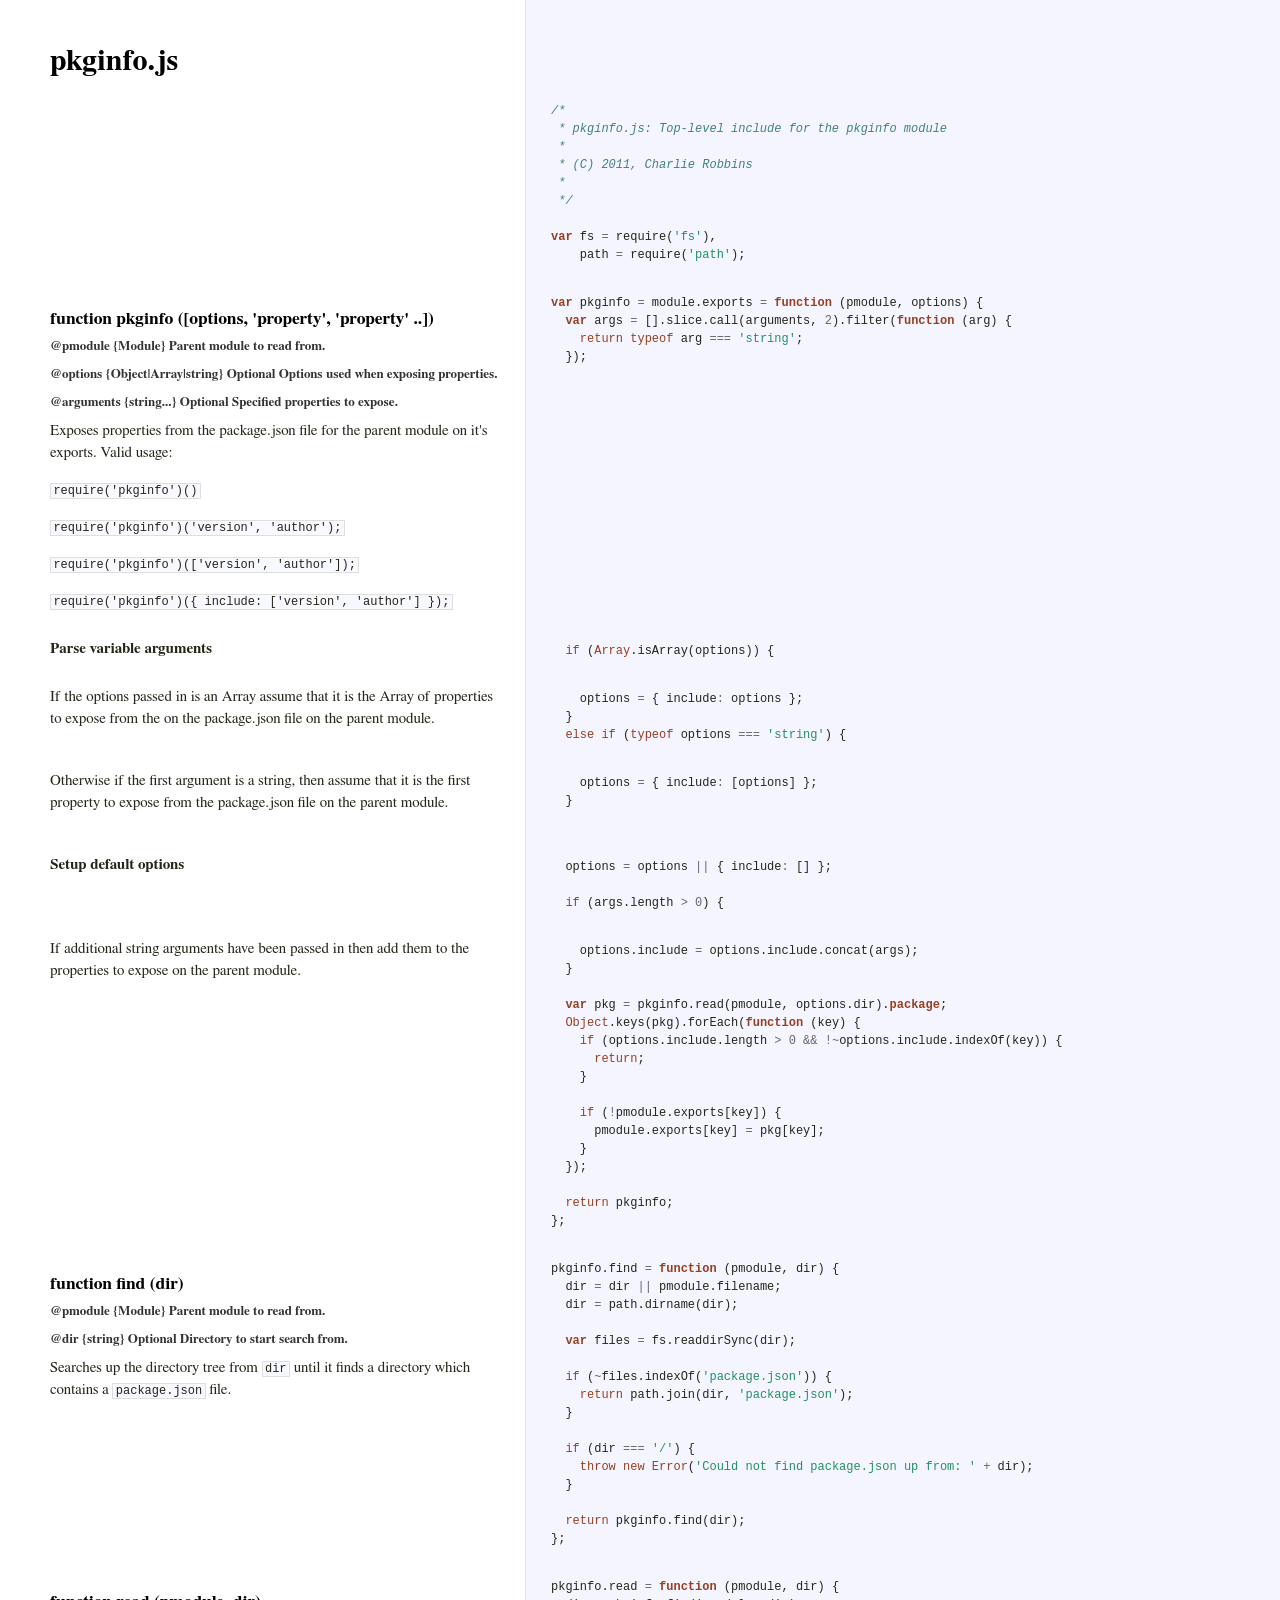
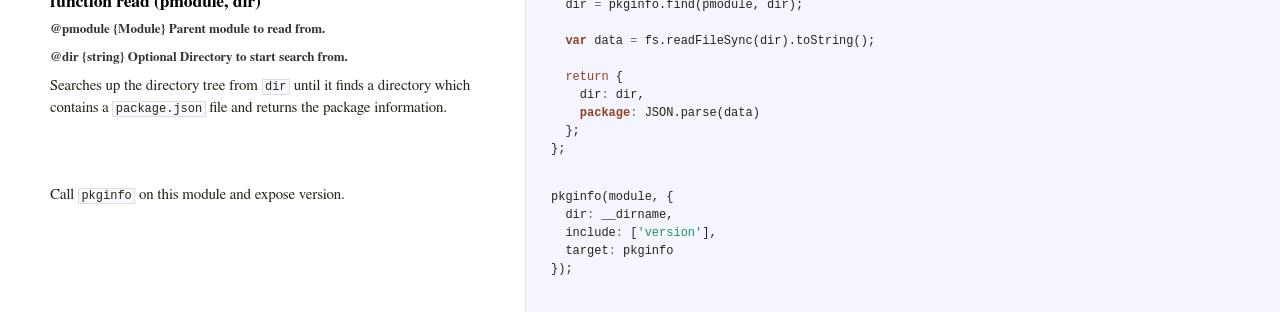
<file: homework/rock_paper_scissors/node_modules/prompt/node_modules/pkginfo/docs/pkginfo.html>
<!DOCTYPE html>  <html> <head>   <title>pkginfo.js</title>   <meta http-equiv="content-type" content="text/html; charset=UTF-8">   <link rel="stylesheet" media="all" href="docco.css" /> </head> <body>   <div id="container">     <div id="background"></div>          <table cellpadding="0" cellspacing="0">       <thead>         <tr>           <th class="docs">             <h1>               pkginfo.js             </h1>           </th>           <th class="code">           </th>         </tr>       </thead>       <tbody>                               <tr id="section-1">             <td class="docs">               <div class="pilwrap">                 <a class="pilcrow" href="#section-1">&#182;</a>               </div>                            </td>             <td class="code">               <div class="highlight"><pre><span class="cm">/*</span>
<span class="cm"> * pkginfo.js: Top-level include for the pkginfo module</span>
<span class="cm"> *</span>
<span class="cm"> * (C) 2011, Charlie Robbins</span>
<span class="cm"> *</span>
<span class="cm"> */</span>
 
<span class="kd">var</span> <span class="nx">fs</span> <span class="o">=</span> <span class="nx">require</span><span class="p">(</span><span class="s1">&#39;fs&#39;</span><span class="p">),</span>
    <span class="nx">path</span> <span class="o">=</span> <span class="nx">require</span><span class="p">(</span><span class="s1">&#39;path&#39;</span><span class="p">);</span></pre></div>             </td>           </tr>                               <tr id="section-2">             <td class="docs">               <div class="pilwrap">                 <a class="pilcrow" href="#section-2">&#182;</a>               </div>               <h3>function pkginfo ([options, 'property', 'property' ..])</h3>

<h4>@pmodule {Module} Parent module to read from.</h4>

<h4>@options {Object|Array|string} <strong>Optional</strong> Options used when exposing properties.</h4>

<h4>@arguments {string...} <strong>Optional</strong> Specified properties to expose.</h4>

<p>Exposes properties from the package.json file for the parent module on 
it's exports. Valid usage:</p>

<p><code>require('pkginfo')()</code></p>

<p><code>require('pkginfo')('version', 'author');</code></p>

<p><code>require('pkginfo')(['version', 'author']);</code></p>

<p><code>require('pkginfo')({ include: ['version', 'author'] });</code></p>             </td>             <td class="code">               <div class="highlight"><pre><span class="kd">var</span> <span class="nx">pkginfo</span> <span class="o">=</span> <span class="nx">module</span><span class="p">.</span><span class="nx">exports</span> <span class="o">=</span> <span class="kd">function</span> <span class="p">(</span><span class="nx">pmodule</span><span class="p">,</span> <span class="nx">options</span><span class="p">)</span> <span class="p">{</span>
  <span class="kd">var</span> <span class="nx">args</span> <span class="o">=</span> <span class="p">[].</span><span class="nx">slice</span><span class="p">.</span><span class="nx">call</span><span class="p">(</span><span class="nx">arguments</span><span class="p">,</span> <span class="mi">2</span><span class="p">).</span><span class="nx">filter</span><span class="p">(</span><span class="kd">function</span> <span class="p">(</span><span class="nx">arg</span><span class="p">)</span> <span class="p">{</span>
    <span class="k">return</span> <span class="k">typeof</span> <span class="nx">arg</span> <span class="o">===</span> <span class="s1">&#39;string&#39;</span><span class="p">;</span>
  <span class="p">});</span>
  </pre></div>             </td>           </tr>                               <tr id="section-3">             <td class="docs">               <div class="pilwrap">                 <a class="pilcrow" href="#section-3">&#182;</a>               </div>               <p><strong>Parse variable arguments</strong></p>             </td>             <td class="code">               <div class="highlight"><pre>  <span class="k">if</span> <span class="p">(</span><span class="nb">Array</span><span class="p">.</span><span class="nx">isArray</span><span class="p">(</span><span class="nx">options</span><span class="p">))</span> <span class="p">{</span></pre></div>             </td>           </tr>                               <tr id="section-4">             <td class="docs">               <div class="pilwrap">                 <a class="pilcrow" href="#section-4">&#182;</a>               </div>               <p>If the options passed in is an Array assume that
it is the Array of properties to expose from the
on the package.json file on the parent module.</p>             </td>             <td class="code">               <div class="highlight"><pre>    <span class="nx">options</span> <span class="o">=</span> <span class="p">{</span> <span class="nx">include</span><span class="o">:</span> <span class="nx">options</span> <span class="p">};</span>
  <span class="p">}</span>
  <span class="k">else</span> <span class="k">if</span> <span class="p">(</span><span class="k">typeof</span> <span class="nx">options</span> <span class="o">===</span> <span class="s1">&#39;string&#39;</span><span class="p">)</span> <span class="p">{</span></pre></div>             </td>           </tr>                               <tr id="section-5">             <td class="docs">               <div class="pilwrap">                 <a class="pilcrow" href="#section-5">&#182;</a>               </div>               <p>Otherwise if the first argument is a string, then
assume that it is the first property to expose from
the package.json file on the parent module.</p>             </td>             <td class="code">               <div class="highlight"><pre>    <span class="nx">options</span> <span class="o">=</span> <span class="p">{</span> <span class="nx">include</span><span class="o">:</span> <span class="p">[</span><span class="nx">options</span><span class="p">]</span> <span class="p">};</span>
  <span class="p">}</span>
  </pre></div>             </td>           </tr>                               <tr id="section-6">             <td class="docs">               <div class="pilwrap">                 <a class="pilcrow" href="#section-6">&#182;</a>               </div>               <p><strong>Setup default options</strong></p>             </td>             <td class="code">               <div class="highlight"><pre>  <span class="nx">options</span> <span class="o">=</span> <span class="nx">options</span> <span class="o">||</span> <span class="p">{</span> <span class="nx">include</span><span class="o">:</span> <span class="p">[]</span> <span class="p">};</span>
  
  <span class="k">if</span> <span class="p">(</span><span class="nx">args</span><span class="p">.</span><span class="nx">length</span> <span class="o">&gt;</span> <span class="mi">0</span><span class="p">)</span> <span class="p">{</span></pre></div>             </td>           </tr>                               <tr id="section-7">             <td class="docs">               <div class="pilwrap">                 <a class="pilcrow" href="#section-7">&#182;</a>               </div>               <p>If additional string arguments have been passed in
then add them to the properties to expose on the 
parent module. </p>             </td>             <td class="code">               <div class="highlight"><pre>    <span class="nx">options</span><span class="p">.</span><span class="nx">include</span> <span class="o">=</span> <span class="nx">options</span><span class="p">.</span><span class="nx">include</span><span class="p">.</span><span class="nx">concat</span><span class="p">(</span><span class="nx">args</span><span class="p">);</span>
  <span class="p">}</span>
  
  <span class="kd">var</span> <span class="nx">pkg</span> <span class="o">=</span> <span class="nx">pkginfo</span><span class="p">.</span><span class="nx">read</span><span class="p">(</span><span class="nx">pmodule</span><span class="p">,</span> <span class="nx">options</span><span class="p">.</span><span class="nx">dir</span><span class="p">).</span><span class="kr">package</span><span class="p">;</span>
  <span class="nb">Object</span><span class="p">.</span><span class="nx">keys</span><span class="p">(</span><span class="nx">pkg</span><span class="p">).</span><span class="nx">forEach</span><span class="p">(</span><span class="kd">function</span> <span class="p">(</span><span class="nx">key</span><span class="p">)</span> <span class="p">{</span>
    <span class="k">if</span> <span class="p">(</span><span class="nx">options</span><span class="p">.</span><span class="nx">include</span><span class="p">.</span><span class="nx">length</span> <span class="o">&gt;</span> <span class="mi">0</span> <span class="o">&amp;&amp;</span> <span class="o">!~</span><span class="nx">options</span><span class="p">.</span><span class="nx">include</span><span class="p">.</span><span class="nx">indexOf</span><span class="p">(</span><span class="nx">key</span><span class="p">))</span> <span class="p">{</span>
      <span class="k">return</span><span class="p">;</span>
    <span class="p">}</span>
    
    <span class="k">if</span> <span class="p">(</span><span class="o">!</span><span class="nx">pmodule</span><span class="p">.</span><span class="nx">exports</span><span class="p">[</span><span class="nx">key</span><span class="p">])</span> <span class="p">{</span>
      <span class="nx">pmodule</span><span class="p">.</span><span class="nx">exports</span><span class="p">[</span><span class="nx">key</span><span class="p">]</span> <span class="o">=</span> <span class="nx">pkg</span><span class="p">[</span><span class="nx">key</span><span class="p">];</span>
    <span class="p">}</span>
  <span class="p">});</span>
  
  <span class="k">return</span> <span class="nx">pkginfo</span><span class="p">;</span>
<span class="p">};</span></pre></div>             </td>           </tr>                               <tr id="section-8">             <td class="docs">               <div class="pilwrap">                 <a class="pilcrow" href="#section-8">&#182;</a>               </div>               <h3>function find (dir)</h3>

<h4>@pmodule {Module} Parent module to read from.</h4>

<h4>@dir {string} <strong>Optional</strong> Directory to start search from.</h4>

<p>Searches up the directory tree from <code>dir</code> until it finds a directory
which contains a <code>package.json</code> file. </p>             </td>             <td class="code">               <div class="highlight"><pre><span class="nx">pkginfo</span><span class="p">.</span><span class="nx">find</span> <span class="o">=</span> <span class="kd">function</span> <span class="p">(</span><span class="nx">pmodule</span><span class="p">,</span> <span class="nx">dir</span><span class="p">)</span> <span class="p">{</span>
  <span class="nx">dir</span> <span class="o">=</span> <span class="nx">dir</span> <span class="o">||</span> <span class="nx">pmodule</span><span class="p">.</span><span class="nx">filename</span><span class="p">;</span>
  <span class="nx">dir</span> <span class="o">=</span> <span class="nx">path</span><span class="p">.</span><span class="nx">dirname</span><span class="p">(</span><span class="nx">dir</span><span class="p">);</span> 
  
  <span class="kd">var</span> <span class="nx">files</span> <span class="o">=</span> <span class="nx">fs</span><span class="p">.</span><span class="nx">readdirSync</span><span class="p">(</span><span class="nx">dir</span><span class="p">);</span>
  
  <span class="k">if</span> <span class="p">(</span><span class="o">~</span><span class="nx">files</span><span class="p">.</span><span class="nx">indexOf</span><span class="p">(</span><span class="s1">&#39;package.json&#39;</span><span class="p">))</span> <span class="p">{</span>
    <span class="k">return</span> <span class="nx">path</span><span class="p">.</span><span class="nx">join</span><span class="p">(</span><span class="nx">dir</span><span class="p">,</span> <span class="s1">&#39;package.json&#39;</span><span class="p">);</span>
  <span class="p">}</span>
  
  <span class="k">if</span> <span class="p">(</span><span class="nx">dir</span> <span class="o">===</span> <span class="s1">&#39;/&#39;</span><span class="p">)</span> <span class="p">{</span>
    <span class="k">throw</span> <span class="k">new</span> <span class="nb">Error</span><span class="p">(</span><span class="s1">&#39;Could not find package.json up from: &#39;</span> <span class="o">+</span> <span class="nx">dir</span><span class="p">);</span>
  <span class="p">}</span>
  
  <span class="k">return</span> <span class="nx">pkginfo</span><span class="p">.</span><span class="nx">find</span><span class="p">(</span><span class="nx">dir</span><span class="p">);</span>
<span class="p">};</span></pre></div>             </td>           </tr>                               <tr id="section-9">             <td class="docs">               <div class="pilwrap">                 <a class="pilcrow" href="#section-9">&#182;</a>               </div>               <h3>function read (pmodule, dir)</h3>

<h4>@pmodule {Module} Parent module to read from.</h4>

<h4>@dir {string} <strong>Optional</strong> Directory to start search from.</h4>

<p>Searches up the directory tree from <code>dir</code> until it finds a directory
which contains a <code>package.json</code> file and returns the package information.</p>             </td>             <td class="code">               <div class="highlight"><pre><span class="nx">pkginfo</span><span class="p">.</span><span class="nx">read</span> <span class="o">=</span> <span class="kd">function</span> <span class="p">(</span><span class="nx">pmodule</span><span class="p">,</span> <span class="nx">dir</span><span class="p">)</span> <span class="p">{</span> 
  <span class="nx">dir</span> <span class="o">=</span> <span class="nx">pkginfo</span><span class="p">.</span><span class="nx">find</span><span class="p">(</span><span class="nx">pmodule</span><span class="p">,</span> <span class="nx">dir</span><span class="p">);</span>
  
  <span class="kd">var</span> <span class="nx">data</span> <span class="o">=</span> <span class="nx">fs</span><span class="p">.</span><span class="nx">readFileSync</span><span class="p">(</span><span class="nx">dir</span><span class="p">).</span><span class="nx">toString</span><span class="p">();</span>
      
  <span class="k">return</span> <span class="p">{</span>
    <span class="nx">dir</span><span class="o">:</span> <span class="nx">dir</span><span class="p">,</span> 
    <span class="kr">package</span><span class="o">:</span> <span class="nx">JSON</span><span class="p">.</span><span class="nx">parse</span><span class="p">(</span><span class="nx">data</span><span class="p">)</span>
  <span class="p">};</span>
<span class="p">};</span></pre></div>             </td>           </tr>                               <tr id="section-10">             <td class="docs">               <div class="pilwrap">                 <a class="pilcrow" href="#section-10">&#182;</a>               </div>               <p>Call <code>pkginfo</code> on this module and expose version.</p>             </td>             <td class="code">               <div class="highlight"><pre><span class="nx">pkginfo</span><span class="p">(</span><span class="nx">module</span><span class="p">,</span> <span class="p">{</span>
  <span class="nx">dir</span><span class="o">:</span> <span class="nx">__dirname</span><span class="p">,</span>
  <span class="nx">include</span><span class="o">:</span> <span class="p">[</span><span class="s1">&#39;version&#39;</span><span class="p">],</span>
  <span class="nx">target</span><span class="o">:</span> <span class="nx">pkginfo</span>
<span class="p">});</span>

</pre></div>             </td>           </tr>                </tbody>     </table>   </div> </body> </html>
</file>
<file: classwork/bitcoin/styles.css>
html,
body {
  height: 100%;
}

body {
  margin: 0;
  background: url(http://investucatett.com/wp-content/uploads/2017/07/bitcoins.jpg);
  background-size: cover;

}

h1 {
  font-family: uppercase;
  text-transform: uppercase;
}


.container {
  align-items: center;
  background: rgba(0, 0, 0, .9);
  border-radius: 3px;
  color: rgb(241, 146, 58);
  display: flex;
  height: 100%;
  justify-content: center;
}
</file>
<file: classwork/dice/css/style.css>
html,
body {
  height: 100%;
  width: 100%;
}

.container {
  align-items: center;
  display: flex;
  flex-direction: column;
  height: 100%;
  justify-content: center;
  width: 100%;
}

#first-die,
#second-die {
  background-position: top left;
  background-repeat: no-repeat;
  display: inline-block;
  height: 100px;
  margin: 20px;
  width: 100px;
}

.dice-1 {
  background-image: url('../img/1.png');
}
.dice-2 {
  background-image: url('../img/2.png');
}
.dice-3 {
  background-image: url('../img/3.png');
}
.dice-4 {
  background-image: url('../img/4.png');
}
.dice-5 {
  background-image: url('../img/5.png');
}
.dice-6 {
  background-image: url('../img/6.png');
}
</file>
<file: classwork/list_maker/css/style.css>
/*body {
	background: url('../images/apple.png');
	line-height: 1.8;
}
*/
#wrapper {
	width: 800px;
	padding: 40px;
	background-color: white;
	margin: 0 auto;
}

h1 {
	font-family: Arial, sans-serif;
	color: #333333;
	font-size: 40px;
/*	text-align: center*/
}


/*"Sue Ellen Francisco", */

ul {
	font-family: Arial, sans-serif;
	list-style-type: none;
	margin: 0;
	padding: 0;
	font-size: 30px;
}

ul li {
	border-bottom: 2px dotted orange;
	cursor: pointer;
}


/* darker font-color on hover */
ul li:hover {
    color: #dde;
}


input {
	width: 400px;
	font-family: arial;
	font-size: 20px;
	margin: 30px 0;
	border: 3px solid orange;
	box-shadow: none;
	padding: 11px;
}

button {
	width: 200px;
	font-family: arial;
	font-size: 15px;
	margin: 30px 0;
	box-shadow: none;
	padding:13px;
	color: white;
	background: grey;
	cursor: pointer;
}

button:hover {
    background-color: #A9A9A9;
}
</file>
<file: classwork/website_starter/css/styles.css>
html,
body {
  height: 100%;
  width: 100%;
}

.container {
  align-items: center;
  display: flex;
  flex-direction: column;
  height: 100%;
  justify-content: center;
}
</file>
<file: homework/open_weather_map/style.css>
html,
body {
  height: 100%;
}

body {
  display: flex;
  align-items: center;
  justify-content: center;
}

.container {
  background: rgba(222, 222, 222, 0.9);
  border-radius: 3px;
  padding: 20px;
}

body {
  background: url(http://maristpoll.marist.edu/wp-content/uploads/2017/02/RB_2014_01_14_0587_ed-2_Official-Photo-FEATURED-IMAGE.jpg);
  background-size: cover;
}
</file>
<file: homework/rock_paper_scissors/node_modules/prompt/docs/docco.css>
/*--------------------- Layout and Typography ----------------------------*/
body {
  font-family: 'Palatino Linotype', 'Book Antiqua', Palatino, FreeSerif, serif;
  font-size: 15px;
  line-height: 22px;
  color: #252519;
  margin: 0; padding: 0;
}
a {
  color: #261a3b;
}
  a:visited {
    color: #261a3b;
  }
p {
  margin: 0 0 15px 0;
}
h4, h5, h6 {
  color: #333;
  margin: 6px 0 6px 0;
  font-size: 13px;
}
  h2, h3 {
    margin-bottom: 0;
    color: #000;
  }
    h1 {
      margin-top: 40px;
      margin-bottom: 15px;
      color: #000;
    }
#container {
  position: relative;
}
#background {
  position: fixed;
  top: 0; left: 525px; right: 0; bottom: 0;
  background: #f5f5ff;
  border-left: 1px solid #e5e5ee;
  z-index: -1;
}
#jump_to, #jump_page {
  background: white;
  -webkit-box-shadow: 0 0 25px #777; -moz-box-shadow: 0 0 25px #777;
  -webkit-border-bottom-left-radius: 5px; -moz-border-radius-bottomleft: 5px;
  font: 10px Arial;
  text-transform: uppercase;
  cursor: pointer;
  text-align: right;
}
#jump_to, #jump_wrapper {
  position: fixed;
  right: 0; top: 0;
  padding: 5px 10px;
}
  #jump_wrapper {
    padding: 0;
    display: none;
  }
    #jump_to:hover #jump_wrapper {
      display: block;
    }
    #jump_page {
      padding: 5px 0 3px;
      margin: 0 0 25px 25px;
    }
      #jump_page .source {
        display: block;
        padding: 5px 10px;
        text-decoration: none;
        border-top: 1px solid #eee;
      }
        #jump_page .source:hover {
          background: #f5f5ff;
        }
        #jump_page .source:first-child {
        }
table td {
  border: 0;
  outline: 0;
}
  td.docs, th.docs {
    max-width: 450px;
    min-width: 450px;
    min-height: 5px;
    padding: 10px 25px 1px 50px;
    overflow-x: hidden;
    vertical-align: top;
    text-align: left;
  }
    .docs pre {
      margin: 15px 0 15px;
      padding-left: 15px;
    }
    .docs p tt, .docs p code {
      background: #f8f8ff;
      border: 1px solid #dedede;
      font-size: 12px;
      padding: 0 0.2em;
    }
    .pilwrap {
      position: relative;
    }
      .pilcrow {
        font: 12px Arial;
        text-decoration: none;
        color: #454545;
        position: absolute;
        top: 3px; left: -20px;
        padding: 1px 2px;
        opacity: 0;
        -webkit-transition: opacity 0.2s linear;
      }
        td.docs:hover .pilcrow {
          opacity: 1;
        }
  td.code, th.code {
    padding: 14px 15px 16px 25px;
    width: 100%;
    vertical-align: top;
    background: #f5f5ff;
    border-left: 1px solid #e5e5ee;
  }
    pre, tt, code {
      font-size: 12px; line-height: 18px;
      font-family: Menlo, Monaco, Consolas, "Lucida Console", monospace;
      margin: 0; padding: 0;
    }


/*---------------------- Syntax Highlighting -----------------------------*/
td.linenos { background-color: #f0f0f0; padding-right: 10px; }
span.lineno { background-color: #f0f0f0; padding: 0 5px 0 5px; }
body .hll { background-color: #ffffcc }
body .c { color: #408080; font-style: italic }  /* Comment */
body .err { border: 1px solid #FF0000 }         /* Error */
body .k { color: #954121 }                      /* Keyword */
body .o { color: #666666 }                      /* Operator */
body .cm { color: #408080; font-style: italic } /* Comment.Multiline */
body .cp { color: #BC7A00 }                     /* Comment.Preproc */
body .c1 { color: #408080; font-style: italic } /* Comment.Single */
body .cs { color: #408080; font-style: italic } /* Comment.Special */
body .gd { color: #A00000 }                     /* Generic.Deleted */
body .ge { font-style: italic }                 /* Generic.Emph */
body .gr { color: #FF0000 }                     /* Generic.Error */
body .gh { color: #000080; font-weight: bold }  /* Generic.Heading */
body .gi { color: #00A000 }                     /* Generic.Inserted */
body .go { color: #808080 }                     /* Generic.Output */
body .gp { color: #000080; font-weight: bold }  /* Generic.Prompt */
body .gs { font-weight: bold }                  /* Generic.Strong */
body .gu { color: #800080; font-weight: bold }  /* Generic.Subheading */
body .gt { color: #0040D0 }                     /* Generic.Traceback */
body .kc { color: #954121 }                     /* Keyword.Constant */
body .kd { color: #954121; font-weight: bold }  /* Keyword.Declaration */
body .kn { color: #954121; font-weight: bold }  /* Keyword.Namespace */
body .kp { color: #954121 }                     /* Keyword.Pseudo */
body .kr { color: #954121; font-weight: bold }  /* Keyword.Reserved */
body .kt { color: #B00040 }                     /* Keyword.Type */
body .m { color: #666666 }                      /* Literal.Number */
body .s { color: #219161 }                      /* Literal.String */
body .na { color: #7D9029 }                     /* Name.Attribute */
body .nb { color: #954121 }                     /* Name.Builtin */
body .nc { color: #0000FF; font-weight: bold }  /* Name.Class */
body .no { color: #880000 }                     /* Name.Constant */
body .nd { color: #AA22FF }                     /* Name.Decorator */
body .ni { color: #999999; font-weight: bold }  /* Name.Entity */
body .ne { color: #D2413A; font-weight: bold }  /* Name.Exception */
body .nf { color: #0000FF }                     /* Name.Function */
body .nl { color: #A0A000 }                     /* Name.Label */
body .nn { color: #0000FF; font-weight: bold }  /* Name.Namespace */
body .nt { color: #954121; font-weight: bold }  /* Name.Tag */
body .nv { color: #19469D }                     /* Name.Variable */
body .ow { color: #AA22FF; font-weight: bold }  /* Operator.Word */
body .w { color: #bbbbbb }                      /* Text.Whitespace */
body .mf { color: #666666 }                     /* Literal.Number.Float */
body .mh { color: #666666 }                     /* Literal.Number.Hex */
body .mi { color: #666666 }                     /* Literal.Number.Integer */
body .mo { color: #666666 }                     /* Literal.Number.Oct */
body .sb { color: #219161 }                     /* Literal.String.Backtick */
body .sc { color: #219161 }                     /* Literal.String.Char */
body .sd { color: #219161; font-style: italic } /* Literal.String.Doc */
body .s2 { color: #219161 }                     /* Literal.String.Double */
body .se { color: #BB6622; font-weight: bold }  /* Literal.String.Escape */
body .sh { color: #219161 }                     /* Literal.String.Heredoc */
body .si { color: #BB6688; font-weight: bold }  /* Literal.String.Interpol */
body .sx { color: #954121 }                     /* Literal.String.Other */
body .sr { color: #BB6688 }                     /* Literal.String.Regex */
body .s1 { color: #219161 }                     /* Literal.String.Single */
body .ss { color: #19469D }                     /* Literal.String.Symbol */
body .bp { color: #954121 }                     /* Name.Builtin.Pseudo */
body .vc { color: #19469D }                     /* Name.Variable.Class */
body .vg { color: #19469D }                     /* Name.Variable.Global */
body .vi { color: #19469D }                     /* Name.Variable.Instance */
body .il { color: #666666 }                     /* Literal.Number.Integer.Long */
</file>
<file: homework/rock_paper_scissors/node_modules/prompt/node_modules/pkginfo/docs/docco.css>
/*--------------------- Layout and Typography ----------------------------*/
body {
  font-family: 'Palatino Linotype', 'Book Antiqua', Palatino, FreeSerif, serif;
  font-size: 15px;
  line-height: 22px;
  color: #252519;
  margin: 0; padding: 0;
}
a {
  color: #261a3b;
}
  a:visited {
    color: #261a3b;
  }
p {
  margin: 0 0 15px 0;
}
h4, h5, h6 {
  color: #333;
  margin: 6px 0 6px 0;
  font-size: 13px;
}
  h2, h3 {
    margin-bottom: 0;
    color: #000;
  }
    h1 {
      margin-top: 40px;
      margin-bottom: 15px;
      color: #000;
    }
#container {
  position: relative;
}
#background {
  position: fixed;
  top: 0; left: 525px; right: 0; bottom: 0;
  background: #f5f5ff;
  border-left: 1px solid #e5e5ee;
  z-index: -1;
}
#jump_to, #jump_page {
  background: white;
  -webkit-box-shadow: 0 0 25px #777; -moz-box-shadow: 0 0 25px #777;
  -webkit-border-bottom-left-radius: 5px; -moz-border-radius-bottomleft: 5px;
  font: 10px Arial;
  text-transform: uppercase;
  cursor: pointer;
  text-align: right;
}
#jump_to, #jump_wrapper {
  position: fixed;
  right: 0; top: 0;
  padding: 5px 10px;
}
  #jump_wrapper {
    padding: 0;
    display: none;
  }
    #jump_to:hover #jump_wrapper {
      display: block;
    }
    #jump_page {
      padding: 5px 0 3px;
      margin: 0 0 25px 25px;
    }
      #jump_page .source {
        display: block;
        padding: 5px 10px;
        text-decoration: none;
        border-top: 1px solid #eee;
      }
        #jump_page .source:hover {
          background: #f5f5ff;
        }
        #jump_page .source:first-child {
        }
table td {
  border: 0;
  outline: 0;
}
  td.docs, th.docs {
    max-width: 450px;
    min-width: 450px;
    min-height: 5px;
    padding: 10px 25px 1px 50px;
    overflow-x: hidden;
    vertical-align: top;
    text-align: left;
  }
    .docs pre {
      margin: 15px 0 15px;
      padding-left: 15px;
    }
    .docs p tt, .docs p code {
      background: #f8f8ff;
      border: 1px solid #dedede;
      font-size: 12px;
      padding: 0 0.2em;
    }
    .pilwrap {
      position: relative;
    }
      .pilcrow {
        font: 12px Arial;
        text-decoration: none;
        color: #454545;
        position: absolute;
        top: 3px; left: -20px;
        padding: 1px 2px;
        opacity: 0;
        -webkit-transition: opacity 0.2s linear;
      }
        td.docs:hover .pilcrow {
          opacity: 1;
        }
  td.code, th.code {
    padding: 14px 15px 16px 25px;
    width: 100%;
    vertical-align: top;
    background: #f5f5ff;
    border-left: 1px solid #e5e5ee;
  }
    pre, tt, code {
      font-size: 12px; line-height: 18px;
      font-family: Menlo, Monaco, Consolas, "Lucida Console", monospace;
      margin: 0; padding: 0;
    }


/*---------------------- Syntax Highlighting -----------------------------*/
td.linenos { background-color: #f0f0f0; padding-right: 10px; }
span.lineno { background-color: #f0f0f0; padding: 0 5px 0 5px; }
body .hll { background-color: #ffffcc }
body .c { color: #408080; font-style: italic }  /* Comment */
body .err { border: 1px solid #FF0000 }         /* Error */
body .k { color: #954121 }                      /* Keyword */
body .o { color: #666666 }                      /* Operator */
body .cm { color: #408080; font-style: italic } /* Comment.Multiline */
body .cp { color: #BC7A00 }                     /* Comment.Preproc */
body .c1 { color: #408080; font-style: italic } /* Comment.Single */
body .cs { color: #408080; font-style: italic } /* Comment.Special */
body .gd { color: #A00000 }                     /* Generic.Deleted */
body .ge { font-style: italic }                 /* Generic.Emph */
body .gr { color: #FF0000 }                     /* Generic.Error */
body .gh { color: #000080; font-weight: bold }  /* Generic.Heading */
body .gi { color: #00A000 }                     /* Generic.Inserted */
body .go { color: #808080 }                     /* Generic.Output */
body .gp { color: #000080; font-weight: bold }  /* Generic.Prompt */
body .gs { font-weight: bold }                  /* Generic.Strong */
body .gu { color: #800080; font-weight: bold }  /* Generic.Subheading */
body .gt { color: #0040D0 }                     /* Generic.Traceback */
body .kc { color: #954121 }                     /* Keyword.Constant */
body .kd { color: #954121; font-weight: bold }  /* Keyword.Declaration */
body .kn { color: #954121; font-weight: bold }  /* Keyword.Namespace */
body .kp { color: #954121 }                     /* Keyword.Pseudo */
body .kr { color: #954121; font-weight: bold }  /* Keyword.Reserved */
body .kt { color: #B00040 }                     /* Keyword.Type */
body .m { color: #666666 }                      /* Literal.Number */
body .s { color: #219161 }                      /* Literal.String */
body .na { color: #7D9029 }                     /* Name.Attribute */
body .nb { color: #954121 }                     /* Name.Builtin */
body .nc { color: #0000FF; font-weight: bold }  /* Name.Class */
body .no { color: #880000 }                     /* Name.Constant */
body .nd { color: #AA22FF }                     /* Name.Decorator */
body .ni { color: #999999; font-weight: bold }  /* Name.Entity */
body .ne { color: #D2413A; font-weight: bold }  /* Name.Exception */
body .nf { color: #0000FF }                     /* Name.Function */
body .nl { color: #A0A000 }                     /* Name.Label */
body .nn { color: #0000FF; font-weight: bold }  /* Name.Namespace */
body .nt { color: #954121; font-weight: bold }  /* Name.Tag */
body .nv { color: #19469D }                     /* Name.Variable */
body .ow { color: #AA22FF; font-weight: bold }  /* Operator.Word */
body .w { color: #bbbbbb }                      /* Text.Whitespace */
body .mf { color: #666666 }                     /* Literal.Number.Float */
body .mh { color: #666666 }                     /* Literal.Number.Hex */
body .mi { color: #666666 }                     /* Literal.Number.Integer */
body .mo { color: #666666 }                     /* Literal.Number.Oct */
body .sb { color: #219161 }                     /* Literal.String.Backtick */
body .sc { color: #219161 }                     /* Literal.String.Char */
body .sd { color: #219161; font-style: italic } /* Literal.String.Doc */
body .s2 { color: #219161 }                     /* Literal.String.Double */
body .se { color: #BB6622; font-weight: bold }  /* Literal.String.Escape */
body .sh { color: #219161 }                     /* Literal.String.Heredoc */
body .si { color: #BB6688; font-weight: bold }  /* Literal.String.Interpol */
body .sx { color: #954121 }                     /* Literal.String.Other */
body .sr { color: #BB6688 }                     /* Literal.String.Regex */
body .s1 { color: #219161 }                     /* Literal.String.Single */
body .ss { color: #19469D }                     /* Literal.String.Symbol */
body .bp { color: #954121 }                     /* Name.Builtin.Pseudo */
body .vc { color: #19469D }                     /* Name.Variable.Class */
body .vg { color: #19469D }                     /* Name.Variable.Global */
body .vi { color: #19469D }                     /* Name.Variable.Instance */
body .il { color: #666666 }                     /* Literal.Number.Integer.Long */
</file>
